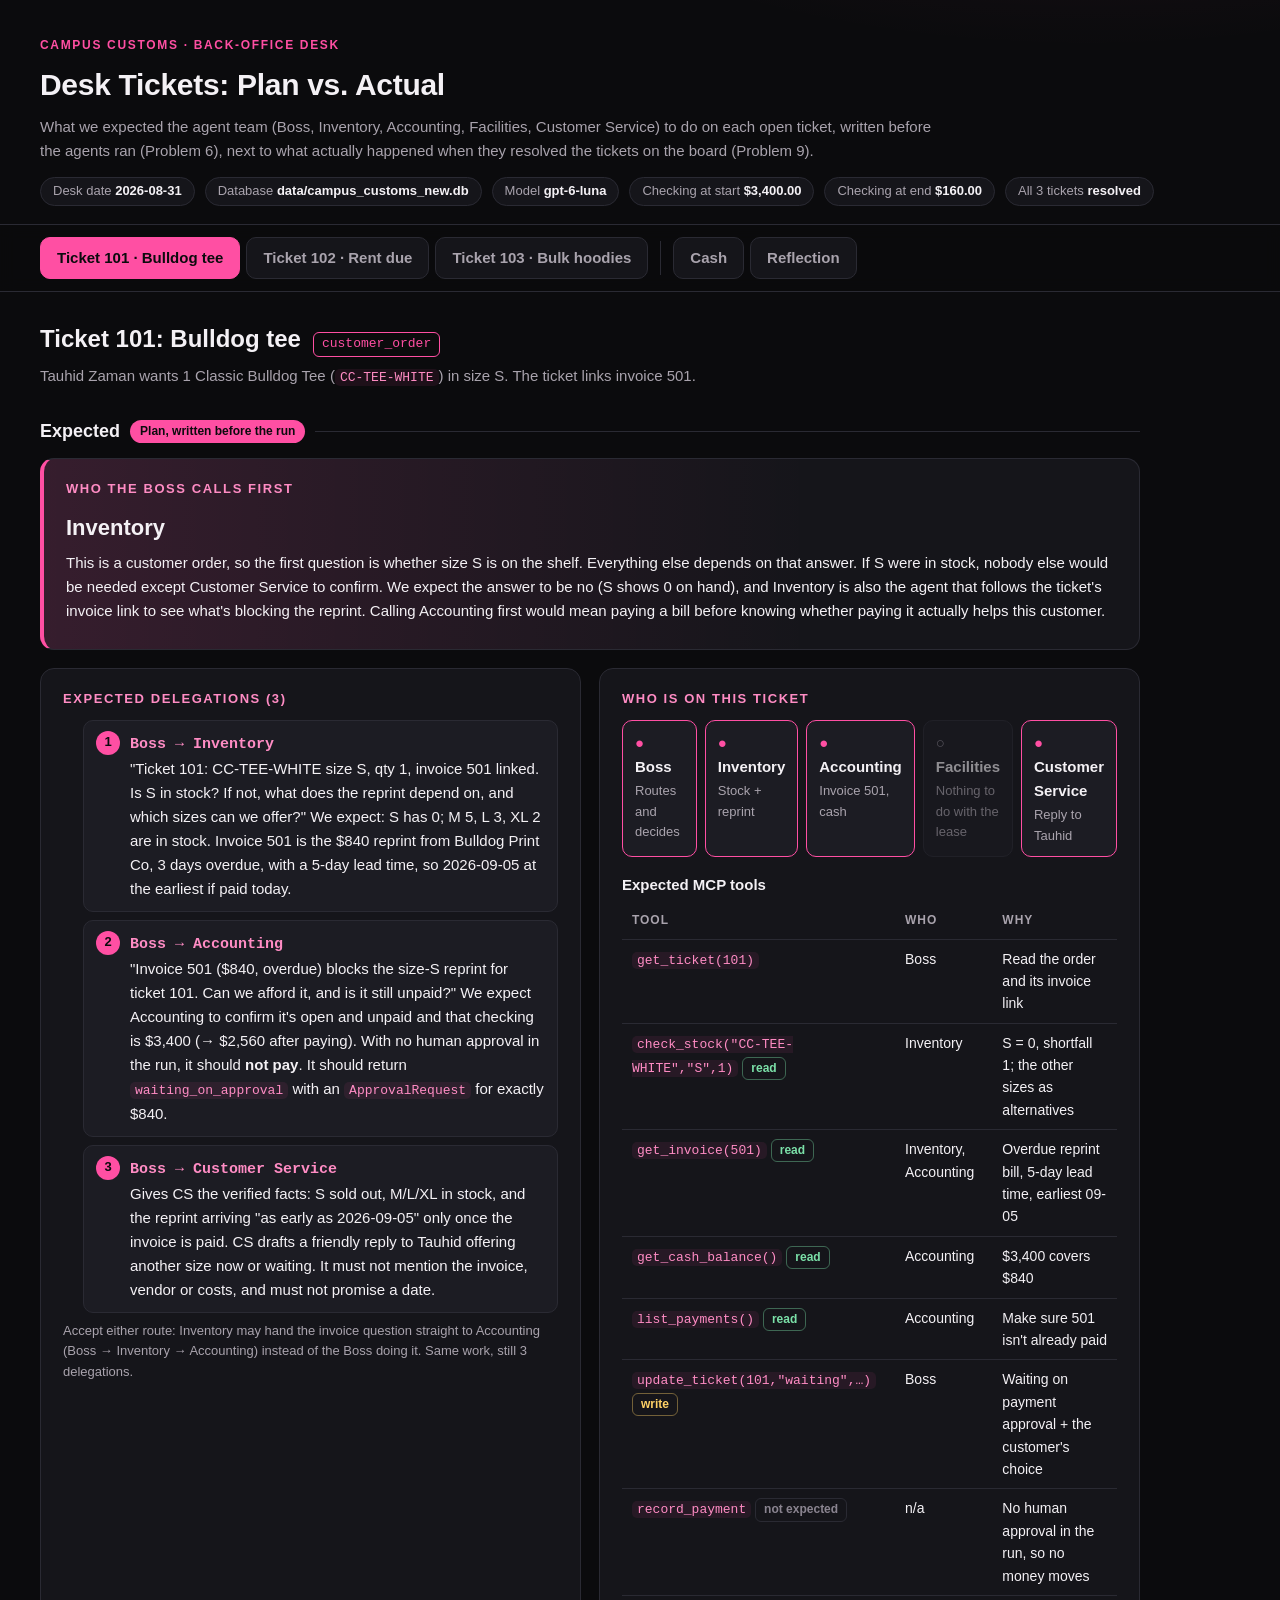
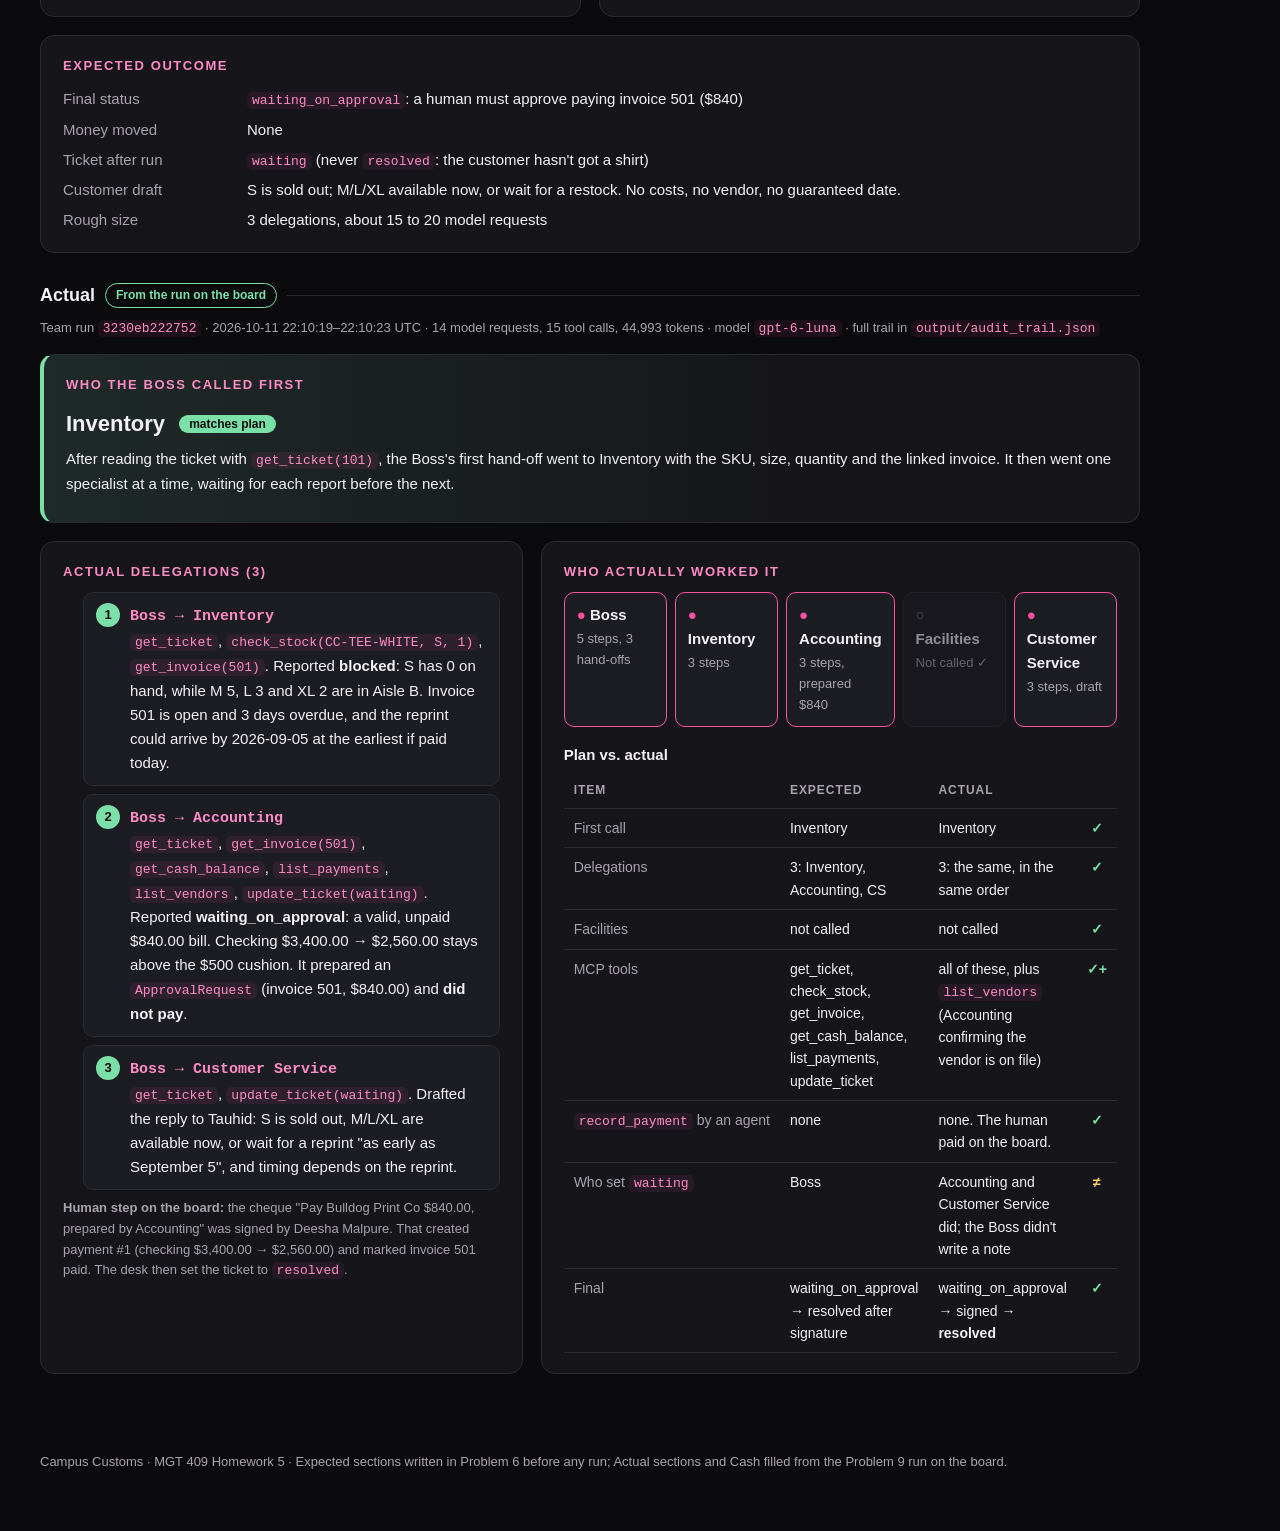
<file: output/desk_tickets.html>
<!DOCTYPE html>
<html lang="en">
<head>
<meta charset="utf-8">
<meta name="viewport" content="width=device-width, initial-scale=1">
<title>Campus Customs: Desk Tickets</title>
<style>
  :root {
    --bg: #0b0b0d;
    --panel: #15151a;
    --panel-2: #1c1c23;
    --line: #2a2a33;
    --text: #f4f1f5;
    --muted: #a9a3ad;
    --pink: #ff4fa3;
    --pink-soft: #ff8cc4;
    --pink-dim: rgba(255, 79, 163, 0.14);
    --ok: #7be0a8;
    --warn: #ffd166;
    --no: #8a8490;
  }
  * { box-sizing: border-box; }
  body {
    margin: 0;
    background: radial-gradient(1200px 600px at 85% -10%, rgba(255, 79, 163, 0.12), transparent 60%), var(--bg);
    color: var(--text);
    font: 15px/1.6 -apple-system, BlinkMacSystemFont, "Segoe UI", Inter, Roboto, Helvetica, Arial, sans-serif;
  }
  header {
    padding: 36px 40px 18px;
    border-bottom: 1px solid var(--line);
  }
  .eyebrow { color: var(--pink); font-weight: 700; letter-spacing: .14em; text-transform: uppercase; font-size: 12px; }
  h1 { margin: 6px 0 6px; font-size: 30px; letter-spacing: -.01em; }
  header p { margin: 0; color: var(--muted); max-width: 900px; }
  .meta { display: flex; gap: 10px; flex-wrap: wrap; margin-top: 14px; }
  .chip { border: 1px solid var(--line); background: var(--panel); border-radius: 999px; padding: 3px 12px; font-size: 13px; color: var(--muted); }
  .chip b { color: var(--text); font-weight: 600; }

  nav {
    position: sticky; top: 0; z-index: 5;
    display: flex; gap: 6px; padding: 12px 40px;
    background: rgba(11, 11, 13, 0.92); backdrop-filter: blur(8px);
    border-bottom: 1px solid var(--line);
    overflow-x: auto;
  }
  nav button {
    appearance: none; border: 1px solid var(--line); background: var(--panel);
    color: var(--muted); font: inherit; font-weight: 600;
    padding: 8px 16px; border-radius: 10px; cursor: pointer; white-space: nowrap;
    transition: color .15s, border-color .15s, background .15s;
  }
  nav button:hover { color: var(--text); border-color: var(--pink-soft); }
  nav button[aria-selected="true"] { color: #0b0b0d; background: var(--pink); border-color: var(--pink); }
  nav .sep { width: 1px; background: var(--line); margin: 4px 6px; }

  main { padding: 28px 40px 60px; max-width: 1180px; }
  section.tab { display: none; }
  section.tab.active { display: block; animation: fade .2s ease; }
  @keyframes fade { from { opacity: 0; transform: translateY(4px); } to { opacity: 1; transform: none; } }

  .ticket-head { display: flex; flex-wrap: wrap; align-items: baseline; gap: 12px; margin-bottom: 4px; }
  .ticket-head h2 { margin: 0; font-size: 24px; }
  .type { color: var(--pink); font-family: ui-monospace, SFMono-Regular, Menlo, monospace; font-size: 13px; border: 1px solid var(--pink); border-radius: 6px; padding: 1px 8px; }
  .request { color: var(--muted); margin: 6px 0 22px; }

  .grid2 { display: grid; grid-template-columns: 1fr 1fr; gap: 18px; }
  @media (max-width: 900px) { .grid2 { grid-template-columns: 1fr; } header, nav, main { padding-left: 18px; padding-right: 18px; } }

  .panel { background: var(--panel); border: 1px solid var(--line); border-radius: 14px; padding: 20px 22px; margin-bottom: 18px; }
  .panel h3 { margin: 0 0 10px; font-size: 13px; letter-spacing: .12em; text-transform: uppercase; color: var(--pink-soft); }
  .panel h4 { margin: 16px 0 6px; font-size: 15px; }
  .panel p { margin: 6px 0; }
  .panel ul, .panel ol { margin: 6px 0; padding-left: 20px; }
  .panel li { margin: 4px 0; }

  .section-label { display: flex; align-items: center; gap: 10px; margin: 28px 0 12px; }
  .section-label span { font-weight: 800; font-size: 18px; }
  .section-label .badge { font-size: 12px; font-weight: 700; padding: 2px 10px; border-radius: 999px; }
  .badge.expected { background: var(--pink); color: #0b0b0d; }
  .badge.actual { border: 1px dashed var(--muted); color: var(--muted); }
  .section-label::after { content: ""; flex: 1; height: 1px; background: var(--line); }

  .first-call { border-left: 4px solid var(--pink); background: linear-gradient(90deg, var(--pink-dim), transparent 70%), var(--panel); }
  .first-call .who { font-size: 22px; font-weight: 800; margin: 2px 0 6px; }

  .flow { list-style: none; padding: 0; margin: 8px 0 0; counter-reset: step; }
  .flow li { position: relative; padding: 10px 12px 10px 46px; border: 1px solid var(--line); border-radius: 10px; background: var(--panel-2); margin: 8px 0; }
  .flow li::before { counter-increment: step; content: counter(step); position: absolute; left: 12px; top: 10px; width: 24px; height: 24px; border-radius: 50%; background: var(--pink); color: #0b0b0d; font-weight: 800; font-size: 13px; display: grid; place-items: center; }
  .arrow { font-family: ui-monospace, SFMono-Regular, Menlo, monospace; color: var(--pink-soft); font-weight: 700; }

  table { width: 100%; border-collapse: collapse; font-size: 14px; }
  th, td { text-align: left; padding: 8px 10px; border-bottom: 1px solid var(--line); vertical-align: top; }
  th { color: var(--muted); font-weight: 600; font-size: 12px; text-transform: uppercase; letter-spacing: .08em; }
  code { font-family: ui-monospace, SFMono-Regular, Menlo, monospace; font-size: 13px; color: var(--pink-soft); background: rgba(255, 79, 163, .08); padding: 1px 5px; border-radius: 5px; }

  .roster { display: grid; grid-template-columns: repeat(5, 1fr); gap: 8px; margin-top: 6px; }
  @media (max-width: 900px) { .roster { grid-template-columns: repeat(2, 1fr); } }
  .role { border-radius: 10px; padding: 10px 12px; border: 1px solid var(--line); background: var(--panel-2); }
  .role .name { font-weight: 700; }
  .role .why { font-size: 13px; color: var(--muted); margin-top: 2px; }
  .role.yes { border-color: var(--pink); }
  .role.yes .name::before { content: "● "; color: var(--pink); }
  .role.no { opacity: .55; }
  .role.no .name::before { content: "○ "; color: var(--no); }

  .tag { display: inline-block; font-size: 12px; font-weight: 700; padding: 1px 8px; border-radius: 6px; }
  .tag.r { color: var(--ok); border: 1px solid rgba(123, 224, 168, .4); }
  .tag.w { color: var(--warn); border: 1px solid rgba(255, 209, 102, .4); }
  .tag.x { color: var(--no); border: 1px solid var(--line); }

  .outcome { display: grid; grid-template-columns: 170px 1fr; gap: 6px 14px; }
  .outcome div:nth-child(odd) { color: var(--muted); }

  .placeholder { border: 1px dashed var(--line); border-radius: 14px; padding: 26px; color: var(--muted); text-align: center; background: repeating-linear-gradient(45deg, transparent, transparent 10px, rgba(255,255,255,.015) 10px, rgba(255,255,255,.015) 20px); }
  .placeholder b { color: var(--text); }

  .note { color: var(--muted); font-size: 13px; }
  footer { color: var(--muted); font-size: 13px; padding: 0 40px 40px; }

  .badge.actual.done { border: 1px solid var(--ok); color: var(--ok); border-style: solid; }
  .runline { color: var(--muted); font-size: 13px; margin: -4px 0 14px; }
  .actual-call { border-left-color: var(--ok); background: linear-gradient(90deg, rgba(123,224,168,.10), transparent 70%), var(--panel); }
  .match { font-size: 12px; font-weight: 700; padding: 2px 10px; border-radius: 999px; vertical-align: middle; margin-left: 8px; }
  .match.yes { color: #0b0b0d; background: var(--ok); }
  .match.no { color: #0b0b0d; background: var(--warn); }
  .actual-flow li::before { background: var(--ok); }
  .flow li.skipped { border-style: dashed; }
  .flow li.skipped::before { background: var(--muted); }
  table.cmp td.ok { color: var(--ok); font-weight: 800; text-align: center; }
  table.cmp td.diff { color: var(--warn); font-weight: 800; text-align: center; }
  table.cmp td:first-child { color: var(--muted); white-space: nowrap; }
  .cash-hero { display: flex; align-items: center; gap: 10px; flex-wrap: wrap; margin: 6px 0 20px; }
  .cash-box { background: var(--panel); border: 1px solid var(--line); border-radius: 14px; padding: 12px 18px; min-width: 150px; }
  .cash-box span { display: block; color: var(--muted); font-size: 12px; text-transform: uppercase; letter-spacing: .1em; }
  .cash-box b { font-family: ui-monospace, SFMono-Regular, Menlo, monospace; font-size: 24px; color: var(--pink-soft); }
  .cash-box.end { border-color: var(--warn); }
  .cash-box.end b { color: var(--warn); }
  .cash-arrow { color: var(--muted); font-family: ui-monospace, SFMono-Regular, Menlo, monospace; text-align: center; font-size: 13px; }
  .cash-arrow::after { content: " →"; color: var(--pink); }
  table.ledger td.num, table.ledger th.num { text-align: right; font-family: ui-monospace, SFMono-Regular, Menlo, monospace; white-space: nowrap; }
  table.ledger td.neg { color: #ff8c8c; }
  table.ledger tr.start td, table.ledger tr.end td { background: var(--panel-2); }
  table.ledger tr.end td { border-top: 2px solid var(--pink); }
  .warn-panel { border-color: rgba(255, 209, 102, .45); }

  .scorecard { display: grid; grid-template-columns: repeat(3, 1fr); gap: 14px; margin: 8px 0 6px; }
  @media (max-width: 900px) { .scorecard, .grid3 { grid-template-columns: 1fr !important; } }
  .score { background: var(--panel); border: 1px solid var(--line); border-radius: 14px; padding: 16px 18px; display: grid; grid-template-columns: 64px 1fr; gap: 2px 14px; align-items: center; }
  .score .grade { grid-row: span 3; width: 60px; height: 60px; border-radius: 14px; display: grid; place-items: center; font-size: 26px; font-weight: 900; color: #0b0b0d; }
  .g-a { background: var(--ok); } .g-b { background: var(--pink-soft); } .g-c { background: var(--warn); }
  .score b { font-size: 16px; } .score span { color: #ddd7e0; font-size: 13.5px; } .score small { color: var(--muted); font-family: ui-monospace, Menlo, monospace; font-size: 12px; }
  .lead { color: #ddd7e0; max-width: 1080px; }
  .grid3 { display: grid; grid-template-columns: repeat(3, 1fr); gap: 18px; }
  .grid2.tight { gap: 24px; }
  .prob h3 { font-size: 14px; letter-spacing: .04em; text-transform: none; }
  .prob.yes { border-top: 3px solid var(--ok); } .prob.no { border-top: 3px solid var(--warn); }
  .prob p, .prob li { font-size: 14px; }
  table.cmp.big td { font-size: 14px; } table.cmp.big td.ok, table.cmp.big td.diff { text-align: left; font-weight: 600; }
  table.cmp td a, .lead a, .request a { color: var(--pink-soft); }
  .takeaway { border-left: 4px solid var(--pink); }
</style>
</head>
<body>

<header>
  <div class="eyebrow">Campus Customs · Back-office desk</div>
  <h1>Desk Tickets: Plan vs. Actual</h1>
  <p>What we expected the agent team (Boss, Inventory, Accounting, Facilities, Customer Service) to do on each open ticket, written before the agents ran (Problem 6), next to what actually happened when they resolved the tickets on the board (Problem 9).</p>
  <div class="meta">
    <span class="chip">Desk date <b>2026-08-31</b></span>
    <span class="chip">Database <b>data/campus_customs_new.db</b></span>
    <span class="chip">Model <b>gpt-6-luna</b></span>
    <span class="chip">Checking at start <b>$3,400.00</b></span>
    <span class="chip">Checking at end <b>$160.00</b></span>
    <span class="chip">All 3 tickets <b>resolved</b></span>
  </div>
</header>

<nav role="tablist" aria-label="Desk tabs">
  <button role="tab" data-tab="t101" aria-selected="true">Ticket 101 · Bulldog tee</button>
  <button role="tab" data-tab="t102" aria-selected="false">Ticket 102 · Rent due</button>
  <button role="tab" data-tab="t103" aria-selected="false">Ticket 103 · Bulk hoodies</button>
  <span class="sep"></span>
  <button role="tab" data-tab="cash" aria-selected="false">Cash</button>
  <button role="tab" data-tab="reflection" aria-selected="false">Reflection</button>
</nav>

<main>

<!-- ============================== TICKET 101 ============================== -->
<section class="tab active" id="t101" role="tabpanel">
  <div class="ticket-head">
    <h2>Ticket 101: Bulldog tee</h2>
    <span class="type">customer_order</span>
  </div>
  <p class="request">Tauhid Zaman wants 1 Classic Bulldog Tee (<code>CC-TEE-WHITE</code>) in size S. The ticket links invoice 501.</p>

  <div class="section-label"><span>Expected</span><span class="badge expected">Plan, written before the run</span></div>

  <div class="panel first-call">
    <h3>Who the Boss calls first</h3>
    <div class="who">Inventory</div>
    <p>This is a customer order, so the first question is whether size S is on the shelf. Everything else depends on that answer. If S were in stock, nobody else would be needed except Customer Service to confirm. We expect the answer to be no (S shows 0 on hand), and Inventory is also the agent that follows the ticket's invoice link to see what's blocking the reprint. Calling Accounting first would mean paying a bill before knowing whether paying it actually helps this customer.</p>
  </div>

  <div class="grid2">
    <div class="panel">
      <h3>Expected delegations (3)</h3>
      <ol class="flow">
        <li><span class="arrow">Boss → Inventory</span><br>"Ticket 101: CC-TEE-WHITE size S, qty 1, invoice 501 linked. Is S in stock? If not, what does the reprint depend on, and which sizes can we offer?" We expect: S has 0; M 5, L 3, XL 2 are in stock. Invoice 501 is the $840 reprint from Bulldog Print Co, 3 days overdue, with a 5-day lead time, so 2026-09-05 at the earliest if paid today.</li>
        <li><span class="arrow">Boss → Accounting</span><br>"Invoice 501 ($840, overdue) blocks the size-S reprint for ticket 101. Can we afford it, and is it still unpaid?" We expect Accounting to confirm it's open and unpaid and that checking is $3,400 (→ $2,560 after paying). With no human approval in the run, it should <b>not pay</b>. It should return <code>waiting_on_approval</code> with an <code>ApprovalRequest</code> for exactly $840.</li>
        <li><span class="arrow">Boss → Customer Service</span><br>Gives CS the verified facts: S sold out, M/L/XL in stock, and the reprint arriving "as early as 2026-09-05" only once the invoice is paid. CS drafts a friendly reply to Tauhid offering another size now or waiting. It must not mention the invoice, vendor or costs, and must not promise a date.</li>
      </ol>
      <p class="note">Accept either route: Inventory may hand the invoice question straight to Accounting (Boss → Inventory → Accounting) instead of the Boss doing it. Same work, still 3 delegations.</p>
    </div>

    <div class="panel">
      <h3>Who is on this ticket</h3>
      <div class="roster">
        <div class="role yes"><div class="name">Boss</div><div class="why">Routes and decides</div></div>
        <div class="role yes"><div class="name">Inventory</div><div class="why">Stock + reprint</div></div>
        <div class="role yes"><div class="name">Accounting</div><div class="why">Invoice 501, cash</div></div>
        <div class="role no"><div class="name">Facilities</div><div class="why">Nothing to do with the lease</div></div>
        <div class="role yes"><div class="name">Customer Service</div><div class="why">Reply to Tauhid</div></div>
      </div>

      <h4>Expected MCP tools</h4>
      <table>
        <tr><th>Tool</th><th>Who</th><th>Why</th></tr>
        <tr><td><code>get_ticket(101)</code></td><td>Boss</td><td>Read the order and its invoice link</td></tr>
        <tr><td><code>check_stock("CC-TEE-WHITE","S",1)</code> <span class="tag r">read</span></td><td>Inventory</td><td>S = 0, shortfall 1; the other sizes as alternatives</td></tr>
        <tr><td><code>get_invoice(501)</code> <span class="tag r">read</span></td><td>Inventory, Accounting</td><td>Overdue reprint bill, 5-day lead time, earliest 09-05</td></tr>
        <tr><td><code>get_cash_balance()</code> <span class="tag r">read</span></td><td>Accounting</td><td>$3,400 covers $840</td></tr>
        <tr><td><code>list_payments()</code> <span class="tag r">read</span></td><td>Accounting</td><td>Make sure 501 isn't already paid</td></tr>
        <tr><td><code>update_ticket(101,"waiting",…)</code> <span class="tag w">write</span></td><td>Boss</td><td>Waiting on payment approval + the customer's choice</td></tr>
        <tr><td><code>record_payment</code> <span class="tag x">not expected</span></td><td>n/a</td><td>No human approval in the run, so no money moves</td></tr>
      </table>
    </div>
  </div>

  <div class="panel">
    <h3>Expected outcome</h3>
    <div class="outcome">
      <div>Final status</div><div><code>waiting_on_approval</code>: a human must approve paying invoice 501 ($840)</div>
      <div>Money moved</div><div>None</div>
      <div>Ticket after run</div><div><code>waiting</code> (never <code>resolved</code>: the customer hasn't got a shirt)</div>
      <div>Customer draft</div><div>S is sold out; M/L/XL available now, or wait for a restock. No costs, no vendor, no guaranteed date.</div>
      <div>Rough size</div><div>3 delegations, about 15 to 20 model requests</div>
    </div>
  </div>

  <div class="section-label"><span>Actual</span><span class="badge actual done">From the run on the board</span></div>
  <p class="runline">Team run <code>3230eb222752</code> · 2026-10-11 22:10:19–22:10:23 UTC · 14 model requests, 15 tool calls, 44,993 tokens · model <code>gpt-6-luna</code> · full trail in <code>output/audit_trail.json</code></p>

  <div class="panel first-call actual-call">
    <h3>Who the Boss called first</h3>
    <div class="who">Inventory <span class="match yes">matches plan</span></div>
    <p>After reading the ticket with <code>get_ticket(101)</code>, the Boss's first hand-off went to Inventory with the SKU, size, quantity and the linked invoice. It then went one specialist at a time, waiting for each report before the next.</p>
  </div>

  <div class="grid2">
    <div class="panel">
      <h3>Actual delegations (3)</h3>
      <ol class="flow actual-flow">
        <li><span class="arrow">Boss → Inventory</span><br><code>get_ticket</code>, <code>check_stock(CC-TEE-WHITE, S, 1)</code>, <code>get_invoice(501)</code>. Reported <b>blocked</b>: S has 0 on hand, while M 5, L 3 and XL 2 are in Aisle B. Invoice 501 is open and 3 days overdue, and the reprint could arrive by 2026-09-05 at the earliest if paid today.</li>
        <li><span class="arrow">Boss → Accounting</span><br><code>get_ticket</code>, <code>get_invoice(501)</code>, <code>get_cash_balance</code>, <code>list_payments</code>, <code>list_vendors</code>, <code>update_ticket(waiting)</code>. Reported <b>waiting_on_approval</b>: a valid, unpaid $840.00 bill. Checking $3,400.00 → $2,560.00 stays above the $500 cushion. It prepared an <code>ApprovalRequest</code> (invoice 501, $840.00) and <b>did not pay</b>.</li>
        <li><span class="arrow">Boss → Customer Service</span><br><code>get_ticket</code>, <code>update_ticket(waiting)</code>. Drafted the reply to Tauhid: S is sold out, M/L/XL are available now, or wait for a reprint "as early as September 5", and timing depends on the reprint.</li>
      </ol>
      <p class="note"><b>Human step on the board:</b> the cheque "Pay Bulldog Print Co $840.00, prepared by Accounting" was signed by Deesha Malpure. That created payment #1 (checking $3,400.00 → $2,560.00) and marked invoice 501 paid. The desk then set the ticket to <code>resolved</code>.</p>
    </div>

    <div class="panel">
      <h3>Who actually worked it</h3>
      <div class="roster">
        <div class="role yes"><div class="name">Boss</div><div class="why">5 steps, 3 hand-offs</div></div>
        <div class="role yes"><div class="name">Inventory</div><div class="why">3 steps</div></div>
        <div class="role yes"><div class="name">Accounting</div><div class="why">3 steps, prepared $840</div></div>
        <div class="role no"><div class="name">Facilities</div><div class="why">Not called ✓</div></div>
        <div class="role yes"><div class="name">Customer Service</div><div class="why">3 steps, draft</div></div>
      </div>
      <h4>Plan vs. actual</h4>
      <table class="cmp">
        <tr><th>Item</th><th>Expected</th><th>Actual</th><th></th></tr>
        <tr><td>First call</td><td>Inventory</td><td>Inventory</td><td class="ok">✓</td></tr>
        <tr><td>Delegations</td><td>3: Inventory, Accounting, CS</td><td>3: the same, in the same order</td><td class="ok">✓</td></tr>
        <tr><td>Facilities</td><td>not called</td><td>not called</td><td class="ok">✓</td></tr>
        <tr><td>MCP tools</td><td>get_ticket, check_stock, get_invoice, get_cash_balance, list_payments, update_ticket</td><td>all of these, plus <code>list_vendors</code> (Accounting confirming the vendor is on file)</td><td class="ok">✓+</td></tr>
        <tr><td><code>record_payment</code> by an agent</td><td>none</td><td>none. The human paid on the board.</td><td class="ok">✓</td></tr>
        <tr><td>Who set <code>waiting</code></td><td>Boss</td><td>Accounting and Customer Service did; the Boss didn't write a note</td><td class="diff">≠</td></tr>
        <tr><td>Final</td><td>waiting_on_approval → resolved after signature</td><td>waiting_on_approval → signed → <b>resolved</b></td><td class="ok">✓</td></tr>
      </table>
    </div>
  </div>
</section>

<!-- ============================== TICKET 102 ============================== -->
<section class="tab" id="t102" role="tabpanel">
  <div class="ticket-head">
    <h2>Ticket 102: Rent due</h2>
    <span class="type">rent_notice</span>
  </div>
  <p class="request">Elm City Properties emailed that the shop's rent is due in 2 days. The ticket links lease 1.</p>

  <div class="section-label"><span>Expected</span><span class="badge expected">Plan, written before the run</span></div>

  <div class="panel first-call">
    <h3>Who the Boss calls first</h3>
    <div class="who">Facilities</div>
    <p>A request for money that arrives by <b>email</b> has to be verified before anyone thinks about paying it, because fake "rent due, pay this account" emails are a classic fraud. Facilities owns the lease, so it checks the notice's payee, amount and due date against lease 1 on file. Sending this to Accounting first would put the payment ahead of the verification.</p>
  </div>

  <div class="grid2">
    <div class="panel">
      <h3>Expected delegations (2)</h3>
      <ol class="flow">
        <li><span class="arrow">Boss → Facilities</span><br>"Ticket 102: rent notice from Elm City Properties for lease 1. Verify payee, amount and due date against the lease, and check it isn't already paid. Don't pay." We expect: payee matches the landlord, rent $2,400, due 2026-09-02 (2 days away), no rent payment yet. The notice doesn't state an amount, so the amount to pay is the lease's $2,400.</li>
        <li><span class="arrow">Facilities → Accounting</span> (or Boss → Accounting)<br>"Lease 1 rent verified: Elm City Properties, $2,400, due 2026-09-02." Accounting checks cash ($3,400 → $1,000 after rent). If invoice 501 is also paid, it's $160, which is below the $500 low-cash line, so it should warn. With no human approval it returns <code>waiting_on_approval</code> for exactly $2,400. With an approval for <code>rent:1</code>, it calls <code>record_payment</code> once.</li>
      </ol>
      <p class="note">The Boss should then confirm with its own <code>list_payments</code> read, not a second delegation to Accounting. There's no customer here, so Customer Service isn't needed.</p>
    </div>

    <div class="panel">
      <h3>Who is on this ticket</h3>
      <div class="roster">
        <div class="role yes"><div class="name">Boss</div><div class="why">Routes, checks cash across tickets</div></div>
        <div class="role no"><div class="name">Inventory</div><div class="why">No stock involved</div></div>
        <div class="role yes"><div class="name">Accounting</div><div class="why">Cash + the payment</div></div>
        <div class="role yes"><div class="name">Facilities</div><div class="why">Verify vs. lease</div></div>
        <div class="role no"><div class="name">Customer Service</div><div class="why">No customer reply needed</div></div>
      </div>

      <h4>Expected MCP tools</h4>
      <table>
        <tr><th>Tool</th><th>Who</th><th>Why</th></tr>
        <tr><td><code>get_ticket(102)</code></td><td>Boss, Facilities</td><td>Read the notice and its lease link</td></tr>
        <tr><td><code>get_lease(1)</code> <span class="tag r">read</span></td><td>Facilities (maybe Accounting)</td><td>Landlord, $2,400, due 09-02, 2 days away</td></tr>
        <tr><td><code>list_payments()</code> <span class="tag r">read</span></td><td>Facilities, Accounting, Boss</td><td>Not already paid; Boss confirms afterward</td></tr>
        <tr><td><code>get_cash_balance()</code> <span class="tag r">read</span></td><td>Accounting (Boss)</td><td>$3,400 covers $2,400</td></tr>
        <tr><td><code>list_invoices()</code> <span class="tag r">read</span></td><td>Boss</td><td>See invoice 501 competing for the same cash</td></tr>
        <tr><td><code>record_payment("rent",1,2400,…)</code> <span class="tag w">write</span></td><td>Accounting</td><td><b>Only</b> if a human approved <code>rent:1</code> for this run</td></tr>
        <tr><td><code>update_ticket(102,…)</code> <span class="tag w">write</span></td><td>Facilities, Boss</td><td>Verification note; <code>waiting</code>, or <code>resolved</code> once paid</td></tr>
      </table>
    </div>
  </div>

  <div class="panel">
    <h3>Expected outcome</h3>
    <div class="outcome">
      <div>Final status</div><div>No approval: <code>waiting_on_approval</code> for $2,400 to Elm City Properties by 2026-09-02. With approval: <code>done</code>, paid once.</div>
      <div>Money moved</div><div>Only with approval: $2,400 out of checking, and lease 1's next due date moves to 2026-10-02</div>
      <div>Ticket after run</div><div><code>waiting</code> (no approval) or <code>resolved</code> (paid)</div>
      <div>Customer draft</div><div>None: there's nobody to reply to except the landlord, and payment is the answer</div>
      <div>Rough size</div><div>2 delegations, about 12 to 18 model requests</div>
    </div>
  </div>

  <div class="section-label"><span>Actual</span><span class="badge actual done">From the run on the board</span></div>
  <p class="runline">Team run <code>bf27741cfaf0</code> · 2026-10-11 22:10:34–22:10:48 UTC · 8 model requests, 10 tool calls, 23,846 tokens · model <code>gpt-6-luna</code> · full trail in <code>output/audit_trail.json</code></p>

  <div class="panel first-call actual-call">
    <h3>Who the Boss called first</h3>
    <div class="who">Facilities <span class="match yes">matches plan</span></div>
    <p>The Boss read the ticket and sent the emailed notice straight to Facilities to check against lease 1, with "do not pay" in the task. It never called anyone else.</p>
  </div>

  <div class="grid2">
    <div class="panel">
      <h3>Actual delegations (1)</h3>
      <ol class="flow actual-flow">
        <li><span class="arrow">Boss → Facilities</span><br><code>get_ticket</code>, <code>get_lease(1)</code>, <code>list_payments</code>, <code>get_cash_balance</code>, <code>update_ticket(waiting)</code>. Verified field by field: payee Elm City Properties = landlord on file, due 2026-09-02 (2 days away), no amount stated so the lease's $2,400.00 applies, no change to bank details, and no rent paid yet. Checking showed $2,560.00, because 101 was already paid. Facilities prepared the <code>ApprovalRequest</code> (rent, lease 1, $2,400.00) itself.</li>
        <li class="skipped"><span class="arrow">Boss checked it itself</span><br>Instead of a second delegation, the Boss confirmed with its own reads: <code>get_ticket</code>, <code>get_cash_balance</code>, <code>list_payments</code>. It then flagged that paying leaves <b>$160.00, below the $500 low-cash cushion</b>.</li>
      </ol>
      <p class="note"><b>Human step on the board:</b> the cheque "Pay Elm City Properties $2,400.00, prepared by Facilities" showed "Checking after: $160.00 · below the $500 cushion" in red. Deesha Malpure signed it, creating payment #2 (checking $2,560.00 → $160.00). Lease 1 now shows next due 2026-10-02, and the ticket was set to <code>resolved</code>.</p>
    </div>

    <div class="panel">
      <h3>Who actually worked it</h3>
      <div class="roster">
        <div class="role yes"><div class="name">Boss</div><div class="why">4 steps, 1 hand-off</div></div>
        <div class="role no"><div class="name">Inventory</div><div class="why">Not called ✓</div></div>
        <div class="role no"><div class="name">Accounting</div><div class="why">Not called ✗ (planned)</div></div>
        <div class="role yes"><div class="name">Facilities</div><div class="why">4 steps, prepared $2,400</div></div>
        <div class="role no"><div class="name">Customer Service</div><div class="why">Not called ✓</div></div>
      </div>
      <h4>Plan vs. actual</h4>
      <table class="cmp">
        <tr><th>Item</th><th>Expected</th><th>Actual</th><th></th></tr>
        <tr><td>First call</td><td>Facilities</td><td>Facilities</td><td class="ok">✓</td></tr>
        <tr><td>Delegations</td><td>2: Facilities, then Accounting</td><td><b>1</b>: Facilities only</td><td class="diff">≠</td></tr>
        <tr><td>Who prepared the payment</td><td>Accounting (owns cash and payments)</td><td><b>Facilities</b>. Its prompt allows it to request the rent approval "if nobody has yet".</td><td class="diff">≠</td></tr>
        <tr><td>Boss verifies with reads, not a re-delegation</td><td><code>list_payments</code> by the Boss</td><td><code>get_cash_balance</code> + <code>list_payments</code> by the Boss</td><td class="ok">✓</td></tr>
        <tr><td>MCP tools</td><td>get_ticket, get_lease, list_payments, get_cash_balance, list_invoices, update_ticket</td><td>all except <code>list_invoices</code> (not needed: 501 was already paid)</td><td class="ok">✓−</td></tr>
        <tr><td>Low-cash warning</td><td>warn if invoice 501 is also paid (→ $160)</td><td>Boss warned: "$160, below the $500 threshold"</td><td class="ok">✓</td></tr>
        <tr><td>Final</td><td>waiting_on_approval → resolved after signature</td><td>waiting_on_approval → signed → <b>resolved</b></td><td class="ok">✓</td></tr>
      </table>
    </div>
  </div>
</section>

<!-- ============================== TICKET 103 ============================== -->
<section class="tab" id="t103" role="tabpanel">
  <div class="ticket-head">
    <h2>Ticket 103: Bulk hoodie discount</h2>
    <span class="type">price_override</span>
  </div>
  <p class="request">Yale AI Club wants 20 Basic Hoodie Big Yale (<code>CC-HOOD-NAVY</code>) in size M and is asking for a bulk discount.</p>

  <div class="section-label"><span>Expected</span><span class="badge expected">Plan, written before the run</span></div>

  <div class="panel first-call">
    <h3>Who the Boss calls first</h3>
    <div class="who">Inventory</div>
    <p>It looks like a pricing question, but a discount is only worth discussing on units the shop can actually supply, and the bulk rule needs 12 or more. So the first fact needed is how many size M hoodies are on hand, and what other sizes could make up 20. Pricing first would risk quoting a deal on 20 hoodies we don't have.</p>
  </div>

  <div class="grid2">
    <div class="panel">
      <h3>Expected delegations (3)</h3>
      <ol class="flow">
        <li><span class="arrow">Boss → Inventory</span><br>"Ticket 103: 20 × CC-HOOD-NAVY in M. How many can we supply now, and what's in the other sizes?" We expect: M has 8 (shortfall 12); S 4, L 14, XL 6, for 32 in total. So 20 is possible only as a mix of sizes.</li>
        <li><span class="arrow">Boss → Accounting</span><br>"Price the standard 10% bulk discount on 20 hoodies and confirm it's above cost." We expect <code>quote_discount</code>: $52.20 each, $1,044 total (list $1,160), not below cost. 10% is within the Boss's authority (up to 15%), so <b>no human approval</b> is needed for a 20-unit mixed-size order.</li>
        <li><span class="arrow">Boss → Customer Service</span><br>Gives CS the approved price and the size counts. CS drafts a reply to the club: $52.20 each for 20, 8 available in M, plus S/L/XL counts so they can pick a mix. No unit cost or margin in the draft.</li>
      </ol>
      <p class="note">No payment and no Facilities. The Boss shouldn't jump to the 15% ceiling unless the club pushes back.</p>
    </div>

    <div class="panel">
      <h3>Who is on this ticket</h3>
      <div class="roster">
        <div class="role yes"><div class="name">Boss</div><div class="why">Approves 10%</div></div>
        <div class="role yes"><div class="name">Inventory</div><div class="why">8 in M, other sizes</div></div>
        <div class="role yes"><div class="name">Accounting</div><div class="why">Discount math, cost floor</div></div>
        <div class="role no"><div class="name">Facilities</div><div class="why">Nothing to do with the lease</div></div>
        <div class="role yes"><div class="name">Customer Service</div><div class="why">Reply to the club</div></div>
      </div>

      <h4>Expected MCP tools</h4>
      <table>
        <tr><th>Tool</th><th>Who</th><th>Why</th></tr>
        <tr><td><code>get_ticket(103)</code></td><td>Boss</td><td>Read the SKU, size and quantity</td></tr>
        <tr><td><code>check_stock("CC-HOOD-NAVY","M",20)</code> <span class="tag r">read</span></td><td>Inventory</td><td>8 on hand, shortfall 12, every other size</td></tr>
        <tr><td><code>get_pricing("CC-HOOD-NAVY",20)</code> <span class="tag r">read</span></td><td>Accounting (optional)</td><td>List $58, cost $22, $1,160 at list</td></tr>
        <tr><td><code>quote_discount("CC-HOOD-NAVY",20,10)</code> <span class="tag r">read</span></td><td>Accounting</td><td>$52.20 / $1,044, <code>below_cost: false</code></td></tr>
        <tr><td><code>update_ticket(103,"waiting",…)</code> <span class="tag w">write</span></td><td>Boss</td><td>Waiting on the club to choose a size mix</td></tr>
        <tr><td><code>record_payment</code>, <code>get_lease</code>, <code>get_invoice</code> <span class="tag x">not expected</span></td><td>n/a</td><td>No money owed and no lease involved</td></tr>
      </table>
    </div>
  </div>

  <div class="panel">
    <h3>Expected outcome</h3>
    <div class="outcome">
      <div>Final status</div><div><code>done</code> or <code>waiting</code> on the customer: the offer is decided, and the club must confirm sizes</div>
      <div>Money moved</div><div>None</div>
      <div>Ticket after run</div><div><code>waiting</code> (on the club's reply)</div>
      <div>Customer draft</div><div>10% bulk price, $52.20 each / $1,044 for 20, with M 8 + S 4, L 14, XL 6 to choose from</div>
      <div>Rough size</div><div>3 delegations, about 15 to 20 model requests</div>
    </div>
  </div>

  <div class="section-label"><span>Actual</span><span class="badge actual done">From the run on the board</span></div>
  <p class="runline">Team run <code>09b183793e0e</code> · 2026-10-11 22:11:00–22:11:33 UTC · 24 model requests, 22 tool calls, 79,015 tokens · model <code>gpt-6-luna</code> · full trail in <code>output/audit_trail.json</code></p>

  <div class="panel first-call actual-call">
    <h3>Who the Boss called first</h3>
    <div class="who">Inventory, Accounting and Customer Service <b>at once</b> <span class="match no">differs from plan</span></div>
    <p>After <code>get_ticket(103)</code>, the Boss sent three delegations in the same step, in parallel. Inventory was listed first, but nobody waited for its stock count. So Accounting went to find the stock itself, and Customer Service drafted before any price existed.</p>
  </div>

  <div class="grid2">
    <div class="panel">
      <h3>Actual delegations (5, plus 1 refused)</h3>
      <ol class="flow actual-flow">
        <li><span class="arrow">Boss → Inventory</span><br><code>get_ticket</code>, <code>check_stock(CC-HOOD-NAVY, M, 20)</code>. 8 in M, shortfall 12. S 4, L 14, XL 6, for 32 total.</li>
        <li><span class="arrow">Boss → Accounting → Inventory</span><br>Accounting asked Inventory directly for stock, a <b>peer-to-peer</b> hand-off. Inventory ran <code>get_ticket</code> and <code>check_stock</code> again and gave the same answer. Accounting then ran <code>get_pricing(8)</code> and <code>quote_discount(8, 10%)</code>, which gave $52.20 each and $417.60 for the 8 in stock. It noted that 8 units don't meet the 12-unit bulk rule.</li>
        <li><span class="arrow">Boss → Customer Service</span><br><code>get_ticket</code>, <code>check_stock</code>, <code>get_pricing</code>, then <code>delegate → Boss</code>, which was <b>refused by the loop guard</b> ("Boss is already in the chain"). CS drafted a reply with stock only and "no discount quoted", status waiting_on_approval.</li>
        <li><span class="arrow">Boss → Accounting (2nd time)</span><br>The Boss asked Accounting to price all 20 as a size mix: <code>get_pricing(20)</code>, <code>quote_discount(20, 10%)</code> → <b>$52.20 each, $1,044.00</b>, $30.20 margin a unit, above cost.</li>
        <li class="skipped"><span class="arrow">Boss decides</span><br>10% is within the Boss's 15% authority, so no human approval was needed. <code>update_ticket(waiting)</code>. The Boss wrote the final customer draft itself with the price and the S 4 / M 8 / L 14 / XL 6 mix. Report <b>done</b>, and the desk set the ticket to <code>resolved</code> when the run ended.</li>
      </ol>
    </div>

    <div class="panel">
      <h3>Who actually worked it</h3>
      <div class="roster">
        <div class="role yes"><div class="name">Boss</div><div class="why">5 steps, 4 hand-offs</div></div>
        <div class="role yes"><div class="name">Inventory</div><div class="why">called twice</div></div>
        <div class="role yes"><div class="name">Accounting</div><div class="why">called twice</div></div>
        <div class="role no"><div class="name">Facilities</div><div class="why">Not called ✓</div></div>
        <div class="role yes"><div class="name">Customer Service</div><div class="why">1 refused hand-off</div></div>
      </div>
      <h4>Plan vs. actual</h4>
      <table class="cmp">
        <tr><th>Item</th><th>Expected</th><th>Actual</th><th></th></tr>
        <tr><td>First call</td><td>Inventory, then the others once stock is known</td><td>Inventory, Accounting and CS all at once</td><td class="diff">≠</td></tr>
        <tr><td>Delegations</td><td>3</td><td><b>5</b> (+1 refused): Inventory and Accounting each ran twice</td><td class="diff">≠</td></tr>
        <tr><td>Facilities</td><td>not called</td><td>not called</td><td class="ok">✓</td></tr>
        <tr><td>MCP tools</td><td>get_ticket, check_stock, quote_discount, get_pricing, update_ticket</td><td>the same set. <code>check_stock</code> ran 3× and <code>quote_discount</code> 2× (for 8, then for 20).</td><td class="ok">✓</td></tr>
        <tr><td>Discount</td><td>10% within Boss authority, no human approval</td><td>10%, $52.20 / $1,044.00 for 20, no approval</td><td class="ok">✓</td></tr>
        <tr><td>Customer draft</td><td>price + size mix</td><td>price + S 4 / M 8 / L 14 / XL 6</td><td class="ok">✓</td></tr>
        <tr><td>Cost</td><td>~3 delegations, 15–20 requests</td><td>24 requests, 79k tokens (largest of the three)</td><td class="diff">≠</td></tr>
        <tr><td>Final</td><td>resolved at run end, no cheque</td><td><b>resolved</b> at run end, no cheque</td><td class="ok">✓</td></tr>
      </table>
    </div>
  </div>
</section>

<!-- ============================== CASH ============================== -->
<section class="tab" id="cash" role="tabpanel">
  <div class="ticket-head"><h2>Cash</h2></div>
  <p class="request">Every dollar that moved while the team resolved the three tickets, from the reset to the end of the run.</p>
  <div class="cash-hero">
    <div class="cash-box"><span>Start (after reset)</span><b>$3,400.00</b></div>
    <div class="cash-arrow">−$840.00<br><small>#101</small></div>
    <div class="cash-box"><span>After 101</span><b>$2,560.00</b></div>
    <div class="cash-arrow">−$2,400.00<br><small>#102</small></div>
    <div class="cash-box"><span>After 102</span><b>$160.00</b></div>
    <div class="cash-arrow">$0.00<br><small>#103</small></div>
    <div class="cash-box end"><span>End</span><b>$160.00</b></div>
  </div>

  <div class="panel">
    <h3>Checking account ledger: Problem 9 run</h3>
    <table class="ledger">
      <tr><th>When</th><th>Ticket</th><th>What moved the money</th><th>Approved by</th><th class="num">Change</th><th class="num">Checking</th></tr>
      <tr class="start"><td>22:10:16 UTC</td><td>n/a</td><td><b>Start.</b> Working DB reset from <code>campus_customs.db</code> on the board (Fresh start). <code>cash_accounts.checking</code> = $3,400.00, no payments.</td><td>n/a</td><td class="num">n/a</td><td class="num">$3,400.00</td></tr>
      <tr><td>after run 3230eb222752</td><td>#101 Bulldog tee</td><td><b>Purchase / vendor bill.</b> Payment #1: invoice 501 to <b>Bulldog Print Co</b>, the rush reprint of the sold-out size-S tee. It was 3 days overdue and blocked the restock for Tauhid's order. Prepared by Accounting; invoice 501 is now <code>paid</code>.</td><td>Deesha Malpure (board)</td><td class="num neg">−$840.00</td><td class="num">$2,560.00</td></tr>
      <tr><td>after run bf27741cfaf0</td><td>#102 Rent due</td><td><b>Rent.</b> Payment #2: lease 1 (Chapel Street shop) to <b>Elm City Properties</b>, due 2026-09-02. The emailed notice was verified against the lease by Facilities, which prepared the payment. Lease <code>next_due</code> moved 2026-09-02 → 2026-10-02.</td><td>Deesha Malpure (board)</td><td class="num neg">−$2,400.00</td><td class="num">$160.00</td></tr>
      <tr><td>after run 09b183793e0e</td><td>#103 Bulk hoodies</td><td><b>No money moved.</b> The team quoted the standard 10% bulk discount ($52.20 each, $1,044.00 for 20 as a size mix). It's an offer to the customer, not a sale or a payment, so there is no cheque and no change to cash.</td><td>none needed (within Boss's 15% limit)</td><td class="num">$0.00</td><td class="num">$160.00</td></tr>
      <tr class="end"><td colspan="4"><b>Ending checking balance</b>: $3,400.00 − $840.00 − $2,400.00 − $0.00</td><td class="num neg">−$3,240.00</td><td class="num"><b>$160.00</b></td></tr>
    </table>
  </div>

  <div class="grid2">
    <div class="panel">
      <h3>Matches the database</h3>
      <p>Checked directly in <code>data/campus_customs_new.db</code> after the run:</p>
      <ul>
        <li><code>cash_accounts</code>: <code>checking | 160.0 | 2026-08-31</code> ✓</li>
        <li><code>payments</code>: #1 invoice 501 $840.00 and #2 rent 1 $2,400.00, both <code>approved_by = Deesha Malpure</code>. Total $3,240.00 ✓</li>
        <li>$3,400.00 − $3,240.00 = <b>$160.00</b> = <code>cash_accounts.balance</code> ✓</li>
        <li><code>invoices</code>: 501 <code>paid</code>. <code>leases</code>: 1 next due 2026-10-02. <code>tickets</code>: 101, 102, 103 all <code>resolved</code>.</li>
      </ul>
    </div>
    <div class="panel warn-panel">
      <h3>Low-cash warning</h3>
      <p>Ending at <b>$160.00</b> puts checking <b>$340.00 below the shop's $500 cushion</b>. The team saw it coming:</p>
      <ul>
        <li>On 101, Accounting noted $2,560.00 would stay above the cushion.</li>
        <li>On 102, the Boss and the cheque both said paying rent would leave $160.00, below $500.</li>
      </ul>
      <p>The rent was still the right call (rent first: losing the space shuts the store), and a human made it. But the owner should plan for cash before the next bill. The 103 order, if the club confirms, would bring in $1,044.00.</p>
    </div>
  </div>
</section>

<!-- ============================== REFLECTION ============================== -->
<section class="tab" id="reflection" role="tabpanel">
  <div class="ticket-head"><h2>Reflection</h2></div>
  <p class="request">How the five-agent team actually did on the desk, judged against my own plan (the Expected sections), the real runs (the Actual sections) and the money (the <a href="#cash">Cash</a> tab). All the numbers come from those tabs, <code>resolved_tickets.json</code> and <code>audit_trail.json</code>.</p>

  <div class="scorecard">
    <div class="score"><div class="grade g-a">A</div><b>#101 Bulldog tee</b><span>Right routing, right facts, no money moved without me. Textbook.</span><small>14 requests · 45k tokens · 3 hand-offs</small></div>
    <div class="score"><div class="grade g-b">B+</div><b>#102 Rent due</b><span>Fraud check done well and the low-cash warning surfaced, but Accounting was skipped.</span><small>8 requests · 24k tokens · 1 hand-off</small></div>
    <div class="score"><div class="grade g-c">B−</div><b>#103 Bulk hoodies</b><span>Correct decision, messy path: parallel hand-offs, duplicate work, a refused loop.</span><small>24 requests · 79k tokens · 5 hand-offs + 1 refused</small></div>
  </div>

  <div class="section-label"><span>Human approvals per ticket</span></div>
  <table class="cmp big">
    <tr><th>Ticket</th><th>Human approval</th><th>Amount</th><th>Approved by</th><th>Why</th></tr>
    <tr><td><a href="#t101">#101</a></td><td>Invoice 501 to Bulldog Print Co (payment #1)</td><td>$840.00</td><td>Deesha Malpure</td><td>Unblocked the size-S reprint for Tauhid's order. Prepared by Accounting; checking $3,400.00 → $2,560.00.</td></tr>
    <tr><td><a href="#t102">#102</a></td><td>Rent for lease 1 to Elm City Properties (payment #2)</td><td>$2,400.00</td><td>Deesha Malpure</td><td>Notice verified against the lease. Prepared by Facilities; checking $2,560.00 → $160.00, below the $500 cushion.</td></tr>
    <tr><td><a href="#t103">#103</a></td><td>None needed</td><td>$0.00</td><td>n/a</td><td>The 10% bulk offer ($52.20 each, $1,044.00 for 20) is within the Boss's 15% authority, and no money moved.</td></tr>
  </table>
  <p class="lead">Both approvals were signed on the board's cheque, the only way cash can move in this app. Ending checking is $160.00, matching <code>cash_accounts</code> (see the <a href="#cash">Cash</a> tab).</p>

  <!-- Q1 -->
  <div class="section-label"><span>1 · How did the agents perform on each ticket?</span></div>
  <p class="lead">I graded each run on four things that matter at a real shop desk: <b>correct</b> (are the facts and the decision right?), <b>safe</b> (did money or promises move without a human?), <b>efficient</b> (did it use only the agents and calls the ticket needed?) and <b>customer-ready</b> (could I send the draft as-is?).</p>

  <div class="grid2">
    <div class="panel">
      <h3>#101 Bulldog tee: A</h3>
      <ul>
        <li><b>Correct.</b> Every number checks out against the database: S = 0 on hand, M 5 / L 3 / XL 2, invoice 501 for $840.00 three days overdue, and reprint as early as 2026-09-05 from Bulldog Print Co's 5-day lead time. Inventory spotted on its own that the sold-out size and the overdue invoice were the same problem, which is the whole point of this ticket.</li>
        <li><b>Safe.</b> Accounting checked the bill was open (<code>list_payments</code>), confirmed $3,400 → $2,560 stays above the $500 cushion, and then <b>didn't pay</b>. It handed me a cheque instead. I signed, and that was the only way the $840 left checking (Cash tab, row #101).</li>
        <li><b>Efficient.</b> Exactly the three specialists I planned, one at a time, and Facilities never touched it. The only waste: all four agents re-read the ticket (<code>get_ticket</code> ×4), and Inventory and Accounting both pulled invoice 501.</li>
        <li><b>Customer-ready.</b> Mostly. The draft to Tauhid offers M/L/XL or waiting, and never mentions the unpaid bill or the vendor. It does say "earliest delivery estimate is September 5", which is honest but a bit risky, because that date only holds if the bill is paid the same day. I'd soften it to "about a week".</li>
        <li><b>Why not A+:</b> the Boss let Accounting and Customer Service write the ticket notes and set it to <code>waiting</code>. It never wrote its own decision note, so the paper trail on the stub reads like the specialists ran it.</li>
      </ul>
    </div>
    <div class="panel">
      <h3>#102 Rent due: B+</h3>
      <ul>
        <li><b>Correct.</b> Facilities did a proper fraud check on an emailed money request:
          <ul>
            <li>payee Elm City Properties = landlord on file;</li>
            <li>due 2026-09-02, 2 days out;</li>
            <li>the notice gave no amount, so it used the lease's $2,400.00 (never a number from the email);</li>
            <li>no bank-detail change;</li>
            <li>not already paid.</li>
          </ul>
          This is the ticket where an AI that "just pays" could lose real money, and it didn't.</li>
        <li><b>Safe.</b> It saw the cash consequence of doing 101 first. Checking was already $2,560 when 102 ran, and both the Boss and the cheque warned that rent would leave <b>$160, below the $500 cushion</b> (Cash tab, warning panel). I still signed, because rent comes first, but I signed knowing the risk.</li>
        <li><b>Efficient.</b> Very: 8 requests and 24k tokens, the cheapest run. The Boss even used its own <code>list_payments</code> read instead of re-delegating, which is the fix I added after the Problem 5 test run, and it worked.</li>
        <li><b>The ding.</b> <b>Accounting never saw the payment.</b> Facilities prepared the $2,400 request itself, because its prompt lets it "request the rent approval if nobody has yet". The guardrails still held (exact amount, no overdraft, human signature), but separation of duties is gone: the agent that verified the bill also prepared its payment. In a real shop, that's how a friendly-looking fake invoice gets through.</li>
      </ul>
    </div>
  </div>
  <div class="panel">
    <h3>#103 Bulk hoodies: B−</h3>
    <div class="grid2 tight">
      <ul>
        <li><b>Correct.</b> The final answer is exactly what I wanted:
          <ul>
            <li>8 in M is not 20, but 32 across sizes is, so offer a mix;</li>
            <li>the <b>standard 10%</b> (not the 15% ceiling the first Problem 5 run jumped to);</li>
            <li>$52.20 each, $1,044.00 for 20, above the $22 cost;</li>
            <li>no human approval needed because 10% is within the Boss's authority.</li>
          </ul>
          It's the right deal for a student club and doesn't give away margin.</li>
        <li><b>Safe.</b> No money moved, no cost or margin in the draft to Yale AI Club, and when Customer Service tried to hand the problem back up to the Boss, the loop guard refused it. So the guardrail I built for "agents ping-ponging forever" actually fired in production.</li>
      </ul>
      <ul>
        <li><b>Inefficient.</b> The Boss sent Inventory, Accounting and Customer Service <b>at the same time</b>. That's like a manager telling the cashier to quote a price before the stockroom has counted:
          <ul>
            <li>Accounting went and asked Inventory itself (a second stock check);</li>
            <li>it then priced only the 8 in M ($417.60);</li>
            <li>Customer Service drafted a reply with no price at all;</li>
            <li>the Boss had to send Accounting back to price 20.</li>
          </ul>
          16 MCP calls where about 4 distinct facts were needed, and 79k tokens, the most of the three tickets, for a ticket that ended up moving $0.</li>
        <li><b>Customer-ready.</b> Yes, but only because the Boss rewrote the reply itself at the end. Customer Service's own draft ("no discount quoted") would have been the wrong email to send.</li>
      </ul>
    </div>
  </div>

  <!-- Q2 -->
  <div class="section-label"><span>2 · Actual vs. the Expected plan, ticket by ticket</span></div>
  <table class="cmp big">
    <tr><th>Ticket</th><th>First call (plan → actual)</th><th>Delegations (plan → actual)</th><th>Tools</th><th>Verdict</th></tr>
    <tr><td><a href="#t101">#101</a></td><td>Inventory → <b>Inventory</b> ✓</td><td>3 → <b>3</b>, same agents, same order ✓</td><td>All 6 planned tools used, plus <code>list_vendors</code>. <code>record_payment</code> never called by an agent ✓</td><td class="ok">Plan held almost line for line. The only surprise was who wrote the ticket notes.</td></tr>
    <tr><td><a href="#t102">#102</a></td><td>Facilities → <b>Facilities</b> ✓</td><td>2 (Facilities, Accounting) → <b>1</b> (Facilities only) ≠</td><td>Planned set minus <code>list_invoices</code> (not needed once 501 was paid). Boss read cash itself ✓</td><td class="diff">Leaner than planned, but the wrong agent prepared the money.</td></tr>
    <tr><td><a href="#t103">#103</a></td><td>Inventory → <b>Inventory + Accounting + CS at once</b> ≠</td><td>3 → <b>5 + 1 refused</b> (Accounting ×2, Inventory ×2, CS → Boss blocked) ≠</td><td>Right tools, wrong amount: <code>check_stock</code> ×3, <code>get_pricing</code> ×3, <code>quote_discount</code> ×2 (8 units, then 20)</td><td class="diff">Same destination as the plan, a much longer road.</td></tr>
  </table>
  <p class="lead">What I got right in the plan: <b>who should go first</b> (3 of 3, at least as the first name on the list), <b>who should stay out</b> (Facilities stayed off 101 and 103; Inventory and CS stayed off 102), and <b>the final money</b> (I predicted waiting_on_approval for $840 and $2,400 and no payment on 103, and that's exactly what the Cash tab shows). What I didn't predict was the <b>shape</b> of the work. Model agents don't follow a plan in your head unless the prompt spells out the order. My Boss prompt said <i>which</i> teammates own <i>what</i>, but never "wait for Inventory before pricing". On 101 the Boss happened to go one at a time; on 103 it didn't. And on 102, a permission I gave Facilities "just in case" became the main path.</p>

  <!-- Q3 -->
  <div class="section-label"><span>3 · What would have been simpler as one agent with tools?</span></div>
  <div class="grid2">
    <div class="panel">
      <h3>Honestly: all three tickets</h3>
      <p>Every one of these tickets is a short, straight line through the same database. One "desk manager" agent with the 14 MCP tools would have done each of them in a handful of calls:</p>
      <table class="cmp">
        <tr><th>Ticket</th><th>Facts actually needed</th><th>Team used</th></tr>
        <tr><td>#101</td><td>get_ticket, check_stock, get_invoice, get_cash_balance, list_payments, update_ticket = 6 calls</td><td>12 MCP calls + 3 hand-offs, 14 model requests</td></tr>
        <tr><td>#102</td><td>get_ticket, get_lease, list_payments, get_cash_balance, update_ticket = 5 calls</td><td>9 MCP calls + 1 hand-off, 8 requests</td></tr>
        <tr><td>#103</td><td>get_ticket, check_stock, quote_discount, update_ticket = 4 calls</td><td>16 MCP calls + 6 hand-offs, 24 requests</td></tr>
      </table>
      <p>That's roughly <b>15 calls instead of 37</b>, and maybe 12 to 15 model requests instead of <b>46</b>. The team spent <b>147,854 tokens</b> on three tickets, and a lot of that was overhead: every specialist starts from zero and re-reads the ticket (<code>get_ticket</code> ran 12 times for 3 tickets), and every hand-off means the Boss has to read a full report back.</p>
      <p><b>Ticket 103 is the clearest case.</b> "Count the hoodies, then price the ones you can sell, then write the email" is one person's job. Splitting it across three agents created the ordering bug and the duplicate stock checks. Ticket 102 is the second: the team ended up being Boss + Facilities anyway, so the Boss was just a relay.</p>
    </div>
    <div class="panel">
      <h3>What the team bought me (and how I'd keep it with one agent)</h3>
      <ul>
        <li><b>Least privilege.</b> Only Accounting can even see <code>record_payment</code>. But on the dashboard <i>no</i> agent pays (the human cheque does), so this matters less than I thought. One agent with no payment tool plus the same approve route gets the same safety.</li>
        <li><b>Separation of duties</b> (Facilities verifies, Accounting pays). This is the real argument for a team, and ticket 102 shows it isn't automatic. If I want it, the code has to require it. A prompt can't.</li>
        <li><b>Readable audit and a fun board.</b> Lit desks and wires make the work easy to follow. A single agent's log would be shorter, but less legible to a manager.</li>
        <li><b>Specialized prompts.</b> The discount rules live in one place (Boss/Accounting), and the fraud checklist lives in Facilities. With one agent, all of that goes into one long prompt, which is fine at this size.</li>
      </ul>
      <p><b>My take:</b> for Campus Customs today, with one store, nine tables and three tickets a day, <b>one agent with the MCP tools, the grounding check and the human cheque is the better design</b>: cheaper, faster and easier to debug. The team starts to pay off when tickets need truly separate permissions (someone who can move stock vs. someone who can move money), or work that really can run in parallel (e.g. 20 customer replies at once). Neither happened in these three tickets.</p>
    </div>
  </div>

  <!-- Q4 -->
  <div class="section-label"><span>4 · Three new problems this team <u>can</u> solve with the tools I built</span></div>
  <div class="grid3">
    <div class="panel prob yes">
      <h3>A. "30 caps for move-in weekend?"</h3>
      <p>Yale AI Club (or any student group) comes back: "Can we get 30 Yale Caps for our booth, with a bulk discount?"</p>
      <ul>
        <li><b>Inventory:</b> <code>check_stock("CC-HAT-BLUE","OS",30)</code> → 40 on hand in Aisle C, <code>can_fill_from_stock: true</code>. I ran this read-only just now.</li>
        <li><b>Accounting:</b> <code>quote_discount("CC-HAT-BLUE",30,10)</code> → <b>$19.80 each, $594.00</b> (list $660.00), $13.80 margin a unit, not below cost.</li>
        <li><b>Boss:</b> 30 ≥ 12 and 10% ≤ 15%, so it's within its authority, with no human needed.</li>
        <li><b>Customer Service:</b> drafts the offer.</li>
      </ul>
      <p>Same flow as 103, but simpler, because one size covers the whole order. With the 103 lesson ("count, then price, then write"), it's 3 sequential hand-offs.</p>
    </div>
    <div class="panel prob yes">
      <h3>B. October rent notice, with $160 in the bank</h3>
      <p>On about 2026-09-28, Elm City Properties emails "rent due Oct 2".</p>
      <ul>
        <li><b>Facilities:</b> <code>get_lease(1)</code> now says $2,400 due <b>2026-10-02</b> (I checked: 32 days after the desk date today).</li>
        <li><b>Accounting:</b> <code>get_cash_balance</code> → <b>$160</b> (Cash tab ending balance). The team should come back <code>escalated</code>: "verified and due, but checking is $2,240 short."</li>
        <li><b>The code backs it up twice:</b> <code>record_payment</code> refuses any rent more than 10 days early (it does today: "32 days away"), and refuses any payment bigger than the balance (no overdraft). So even a signed cheque could not bounce.</li>
      </ul>
      <p>The team can't <i>fix</i> the shortfall (see problem E below), but it can be the early-warning system, and the tools already in place make sure it never pays money the shop doesn't have.</p>
    </div>
    <div class="panel prob yes">
      <h3>C. A second vendor bill, or a fake one</h3>
      <p>A new email says "Bulldog Print Co: invoice 502, $840, please pay to our new account." Or someone asks again about invoice 501.</p>
      <ul>
        <li><b>Accounting:</b> <code>get_invoice(502)</code> → error, "invoice ids on file: [501]". It won't invent the bill.</li>
        <li><b>Accounting:</b> <code>get_invoice(501)</code> → status <b>paid</b>, payment #1 by Deesha Malpure on 2026-08-31 (Cash tab row #101).</li>
        <li>So the team answers "already paid, and we don't change bank details by email", and escalates the request as a red flag. All of that is in the Accounting and Facilities prompts.</li>
        <li><b>Defense in depth:</b> even if an agent got fooled, <code>record_payment</code> refuses a second payment on a paid invoice, and <code>/api/approvals</code> only pays items an agent prepared at the amount on file.</li>
      </ul>
      <p>Duplicate and phantom invoices are a common way small shops lose money. These tools already stop both.</p>
    </div>
  </div>

  <!-- Q5 -->
  <div class="section-label"><span>5 · Three new problems this team <u>can't</u> solve yet, and what it would need</span></div>
  <div class="grid3">
    <div class="panel prob no">
      <h3>D. Actually selling the hoodies and restocking the tee</h3>
      <p>The club says yes to 20 hoodies (S 4 / M 8 / L 8), and the size-S reprint from 101 arrives on 2026-09-05. <b>The team can't record either one.</b></p>
      <ul>
        <li>There's no tool that changes <code>inventory</code>.</li>
        <li>There's no sales or orders table at all.</li>
        <li><b>Cash can only go down in this app:</b> the Cash tab has two withdrawals and no deposits. The $1,044.00 from the club would never show up in checking.</li>
      </ul>
      <p><b>Needs:</b></p>
      <ul>
        <li><b>Inventory tools:</b> <code>receive_shipment(invoice_id, sku, size, qty)</code> (ties stock-in to a paid invoice) and <code>reserve_stock</code> / <code>release_stock</code>.</li>
        <li><b>Accounting tools:</b> <code>create_order</code> + <code>record_sale(order_id, amount, method)</code>, which writes a deposit to <code>cash_accounts</code>.</li>
        <li><b>Data:</b> new <code>orders</code> and <code>sales</code> tables.</li>
        <li><b>Agent:</b> an <b>Order Desk</b> agent (or Customer Service with these tools) to confirm the size mix with the customer and turn the quote into an order. The human approval would be for refunds, not sales.</li>
      </ul>
    </div>
    <div class="panel prob no">
      <h3>E. The October cash crunch</h3>
      <p>After problem B is flagged, someone has to <i>solve</i> it: $160 in checking, $2,400 due Oct 2.</p>
      <p>The team has one account, no view of incoming money, and no way to talk to the landlord. It can only say "short by $2,240."</p>
      <p><b>Needs:</b></p>
      <ul>
        <li><b>A Treasury / Cash-Flow agent</b> with <code>forecast_cash(days)</code>, built from leases, open invoices and expected sales (problem D's tables). It would answer "Will we make rent?" a month early, not two days before.</li>
        <li><code>list_accounts</code> / <code>transfer_funds</code> (e.g. savings → checking), behind the same human cheque flow.</li>
        <li><b>Optionally:</b> <code>request_payment_plan</code>, which drafts a letter to Elm City Properties for a human to send.</li>
        <li><b>A cash cushion rule enforced in code</b>, not just in prompts: today the $500 cushion is a warning I chose to sign through on 102.</li>
      </ul>
    </div>
    <div class="panel prob no">
      <h3>F. Actually talking to people</h3>
      <div>Every customer draft in this run is stamped <b>"Draft · not sent"</b>:
        <ul>
          <li>Tauhid never hears about M/L/XL;</li>
          <li>Yale AI Club never gets the $1,044 offer;</li>
          <li>ticket 102 itself <i>came in by email</i>, but a human had to type it into the <code>tickets</code> table.</li>
        </ul>
        On top of that, the team can't verify an email sender beyond "the name matches the landlord", and it never uses QuickShip CT (the courier in <code>vendors</code>), because nothing ships.</div>
      <p><b>Needs:</b></p>
      <ul>
        <li><b>Inbox intake:</b> <code>ingest_email</code> → <code>create_ticket</code>, recording sender address and headers.</li>
        <li><b>Verified contacts:</b> a <code>contacts</code> table for landlord, vendors and customers, used to check that the email came from the address on file.</li>
        <li><b>Outbound:</b> <code>send_email</code> / <code>send_sms</code> behind a human "Send" button on the dashboard, just like the cheque.</li>
        <li><b>Shipping:</b> <code>book_courier(order_id)</code> with QuickShip CT, so Tauhid's shirt can actually get to him.</li>
        <li><b>Agent:</b> a <b>Communications</b> agent (or Customer Service with these tools) that owns the inbox and the follow-ups ("Tauhid hasn't answered in 2 days").</li>
      </ul>
    </div>
  </div>

  <div class="panel takeaway">
    <h3>If I did it again</h3>
    <ol>
      <li><b>Make the Boss sequence dependent work</b> (stock → price → reply) in the prompt, or better, give it a small "plan" step it must fill before delegating. That alone would have taken 103 from 5 hand-offs back to 3 and roughly halved its tokens.</li>
      <li><b>Only Accounting may prepare payments, enforced in code,</b> to restore the separation of duties ticket 102 lost.</li>
      <li><b>Pass facts down so specialists stop re-reading the ticket.</b> 12 <code>get_ticket</code> calls across three tickets is pure overhead.</li>
      <li><b>Or simply start with one agent</b> and add specialists only when a ticket needs separate permissions. For this shop, today, that's the more honest design.</li>
    </ol>
    <p>The part I'd keep exactly as is: <b>agents prepare, a human signs, the MCP server re-checks.</b> $3,240 left checking in this run, and every dollar of it is traceable on the Cash tab to a ticket, a verified bill, an agent that prepared it, and my signature.</p>
  </div>
</section>

</main>

<footer>Campus Customs · MGT 409 Homework 5 · Expected sections written in Problem 6 before any run; Actual sections and Cash filled from the Problem 9 run on the board.</footer>

<script>
  const buttons = document.querySelectorAll('nav button[data-tab]');
  function show(id) {
    if (!document.getElementById(id)) id = 't101';
    buttons.forEach(b => b.setAttribute('aria-selected', String(b.dataset.tab === id)));
    document.querySelectorAll('section.tab').forEach(s => s.classList.toggle('active', s.id === id));
    if (location.hash !== '#' + id) history.replaceState(null, '', '#' + id);
  }
  buttons.forEach(b => b.addEventListener('click', () => show(b.dataset.tab)));
  window.addEventListener('hashchange', () => show(location.hash.slice(1)));
  show(location.hash.slice(1) || 't101');
</script>
</body>
</html>
</file>
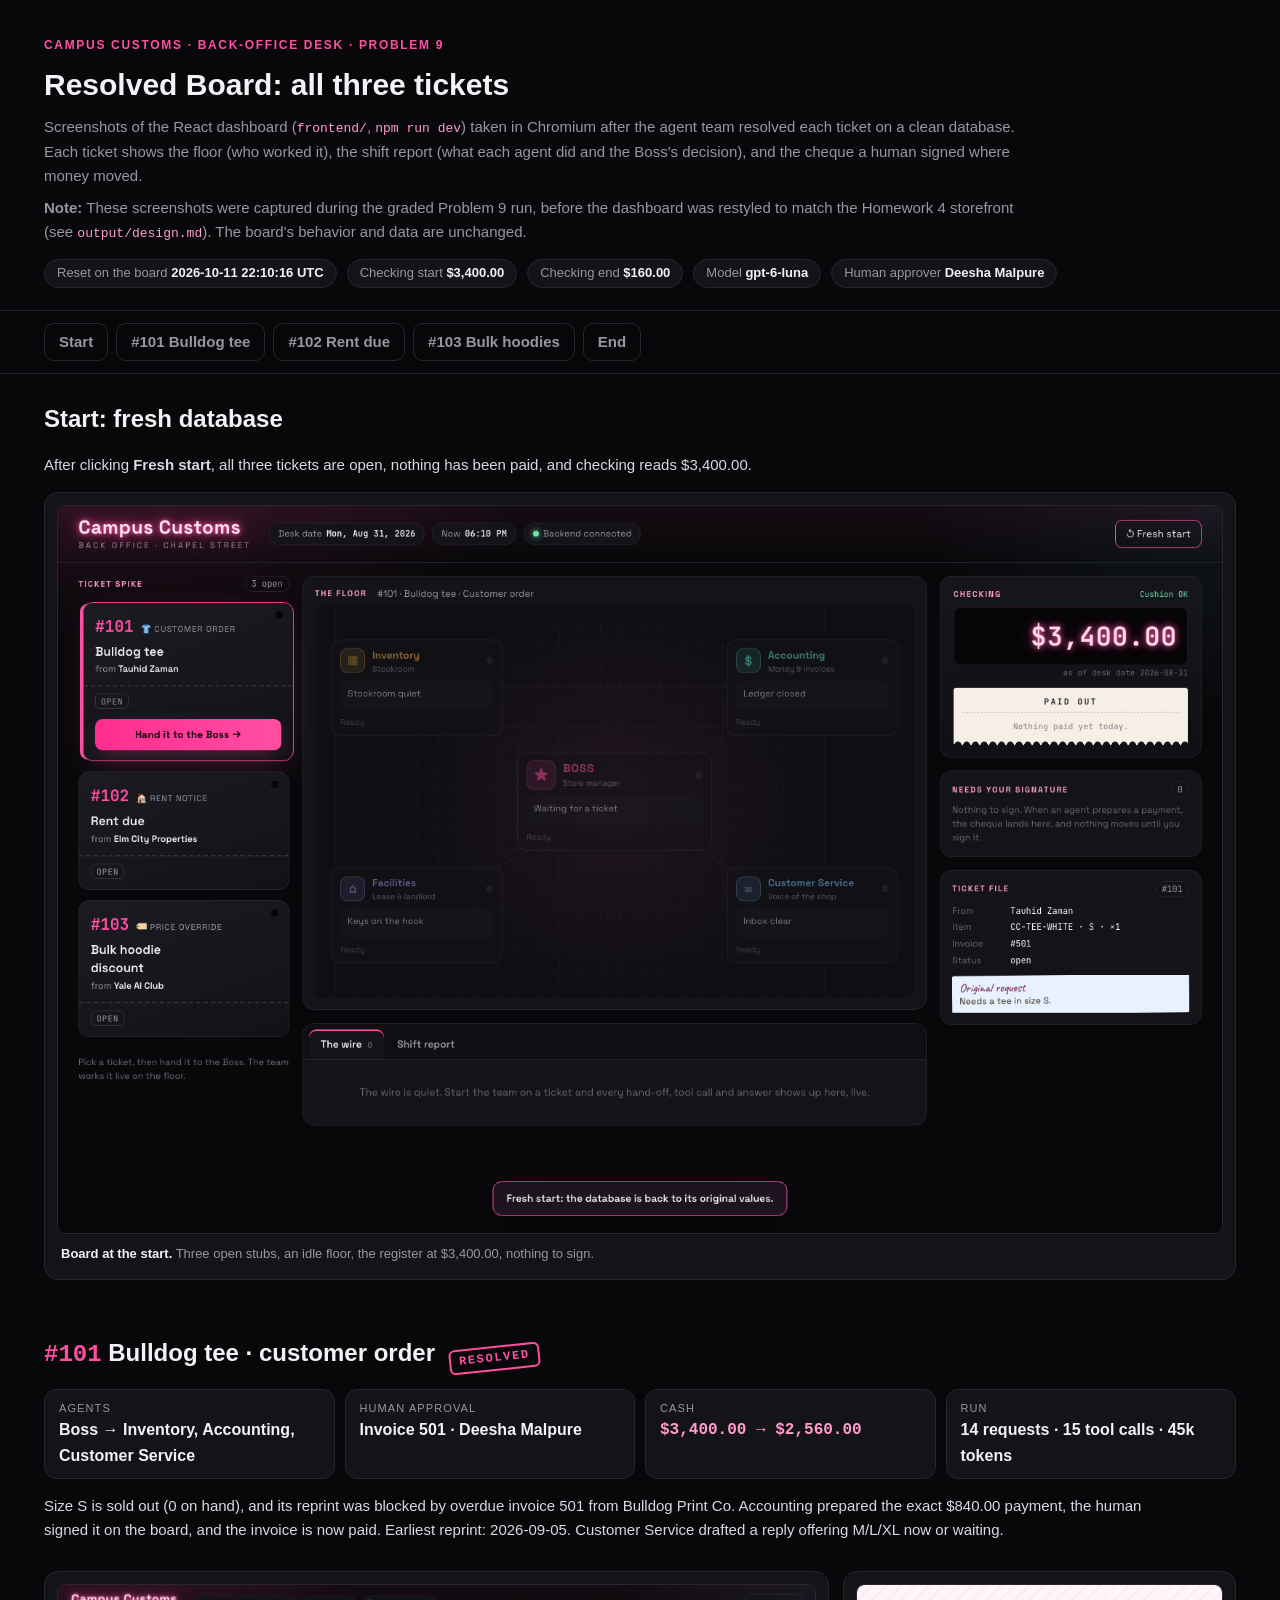
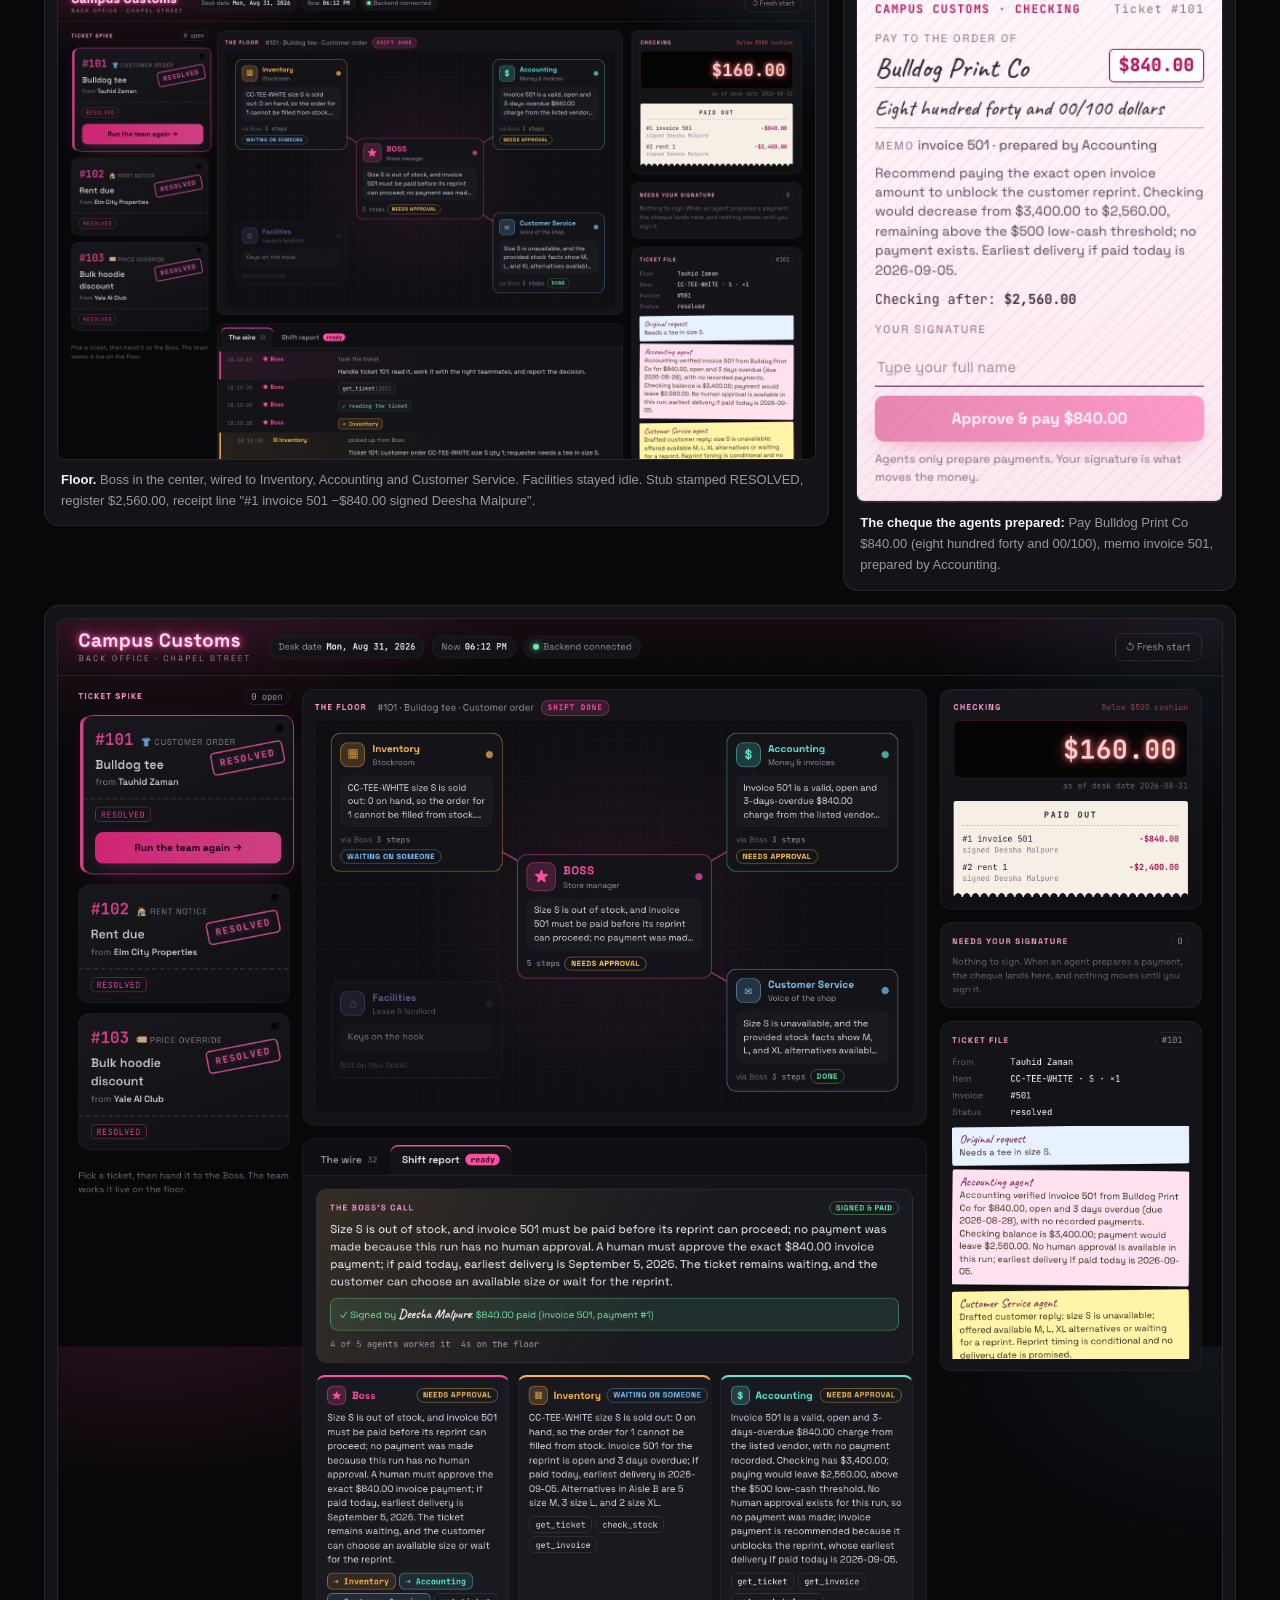
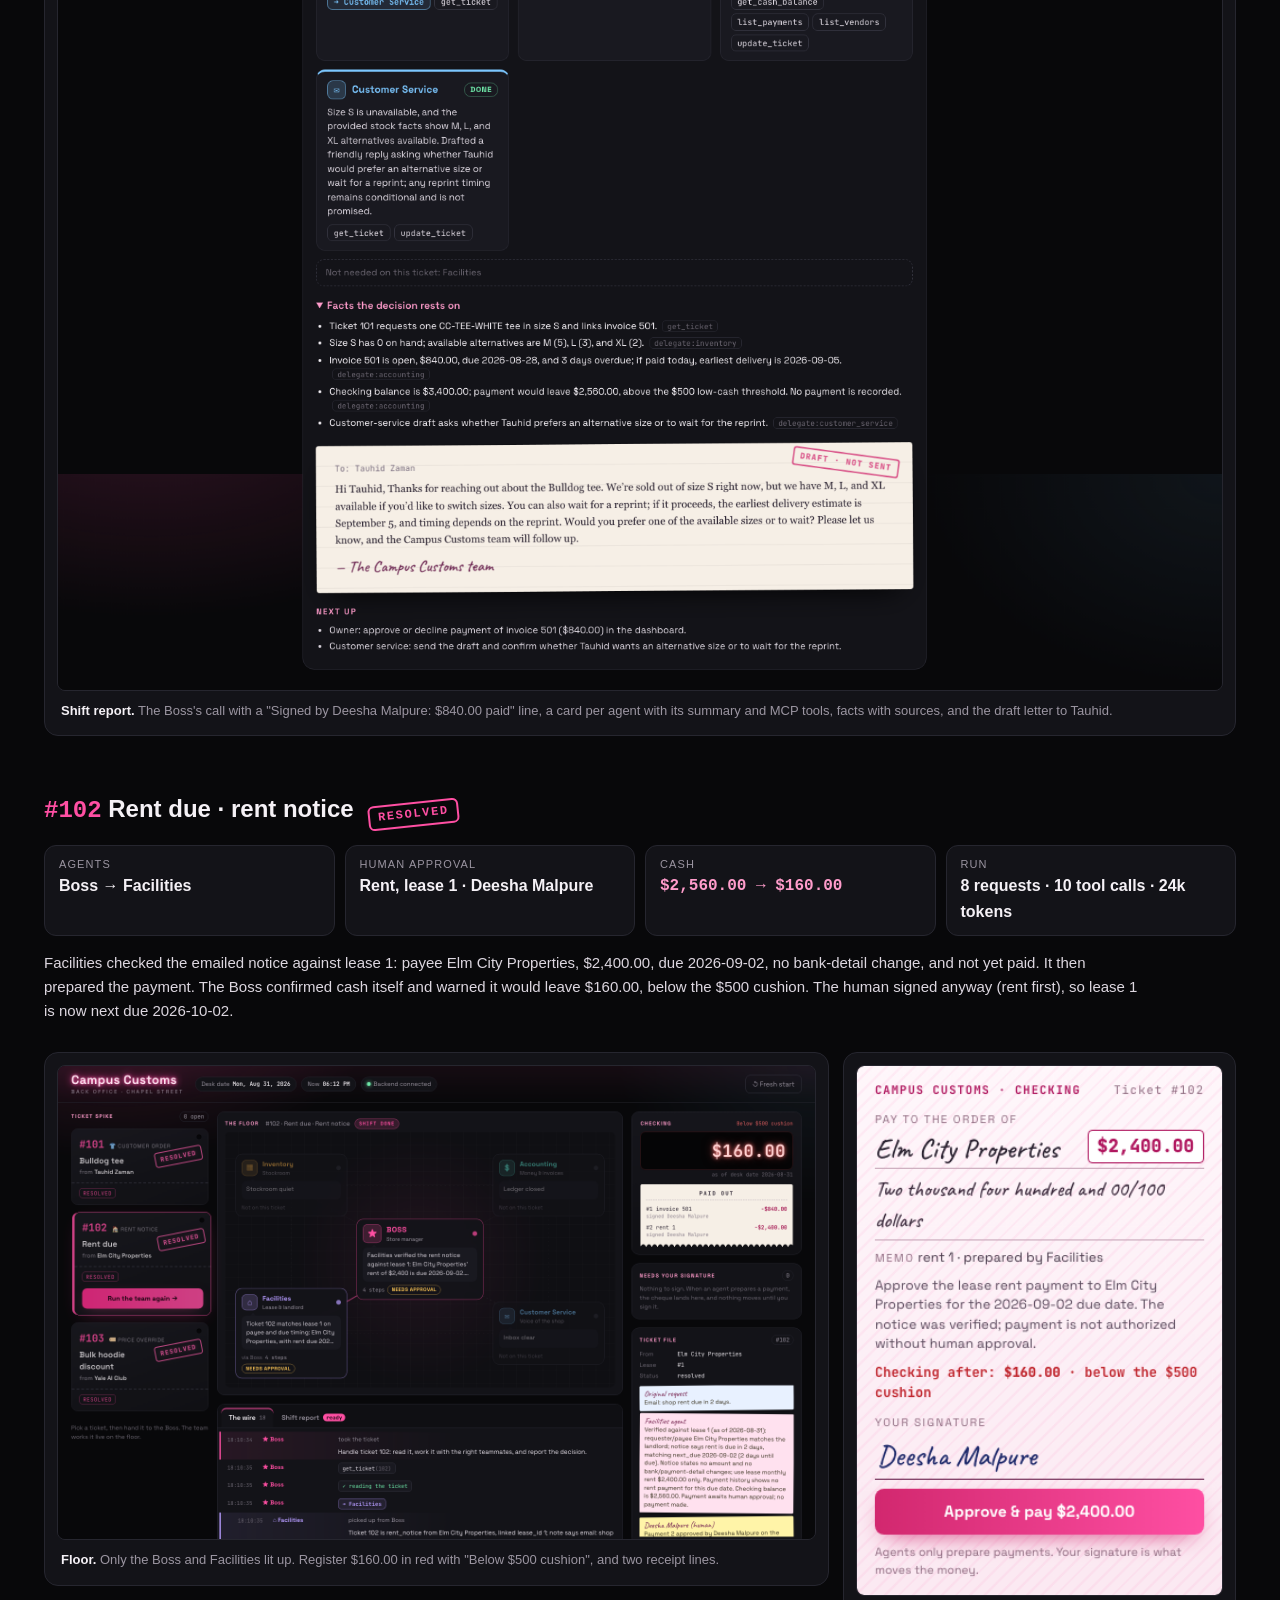
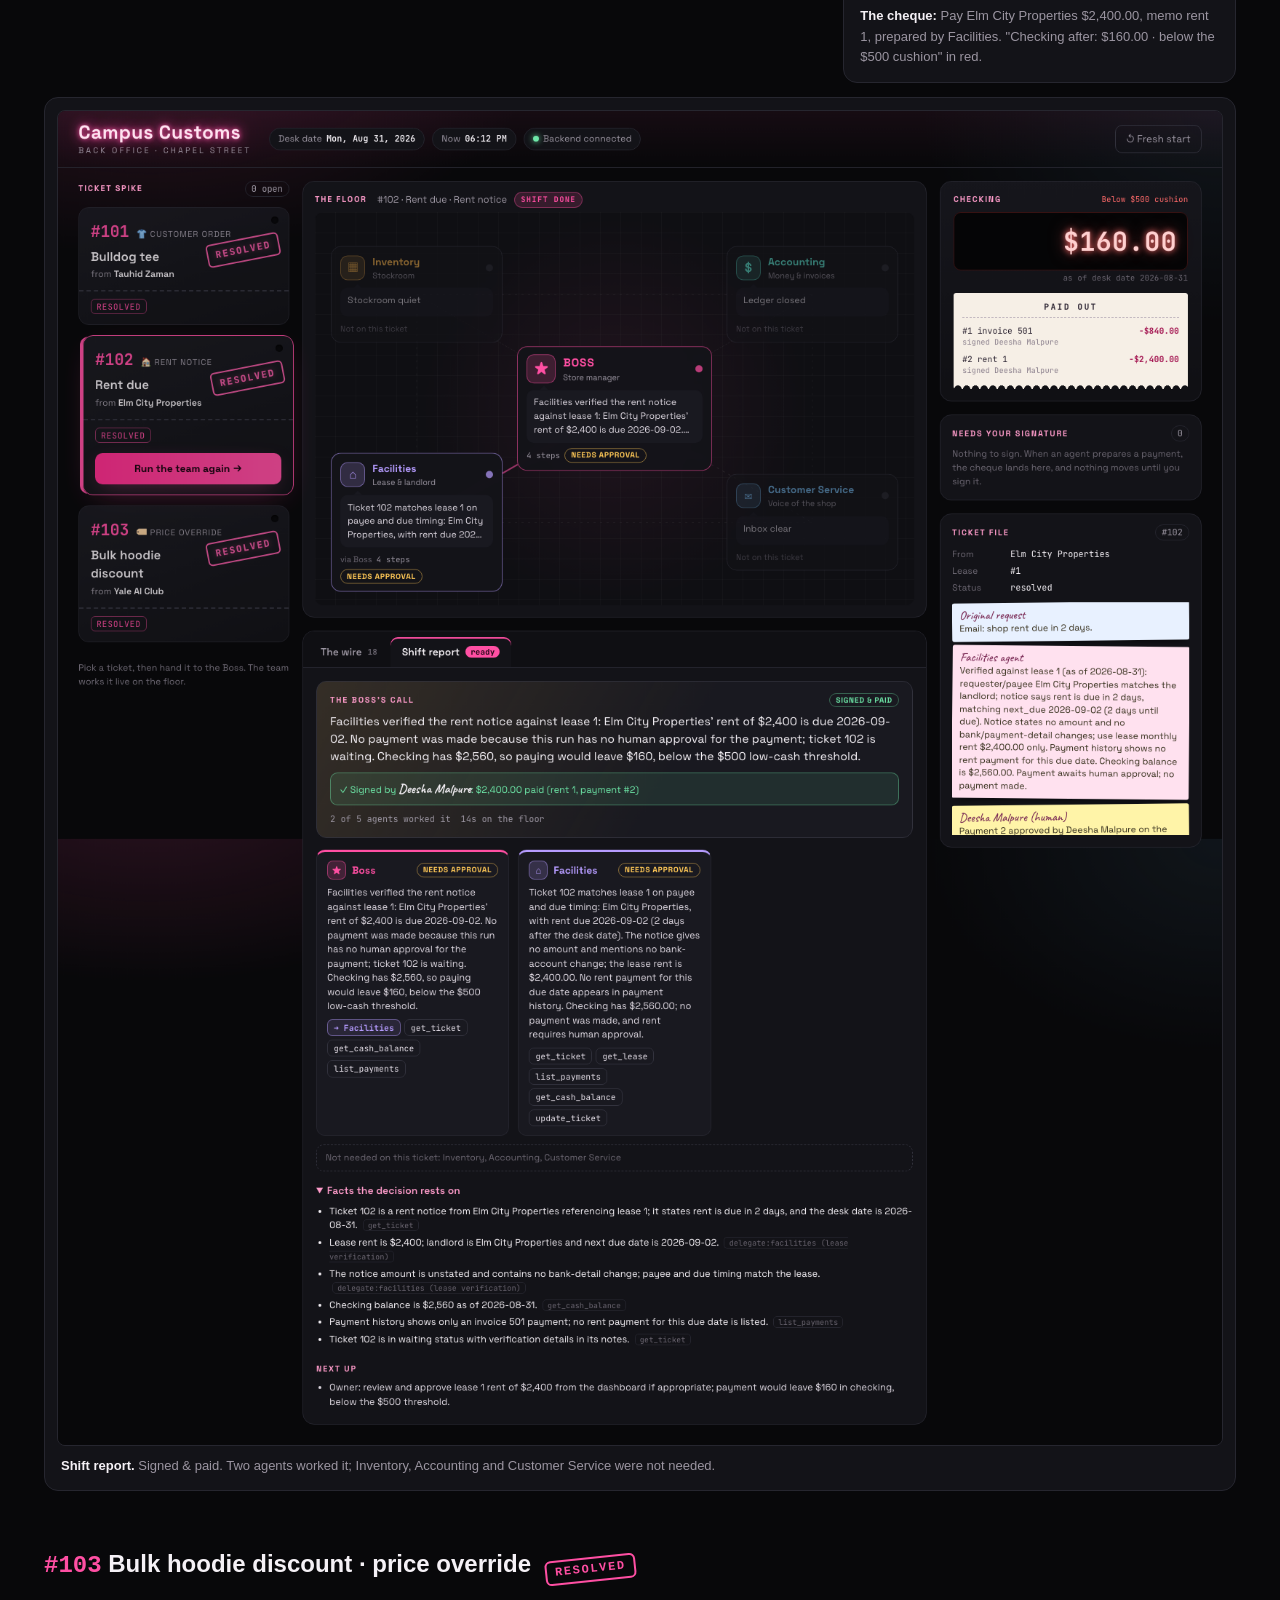
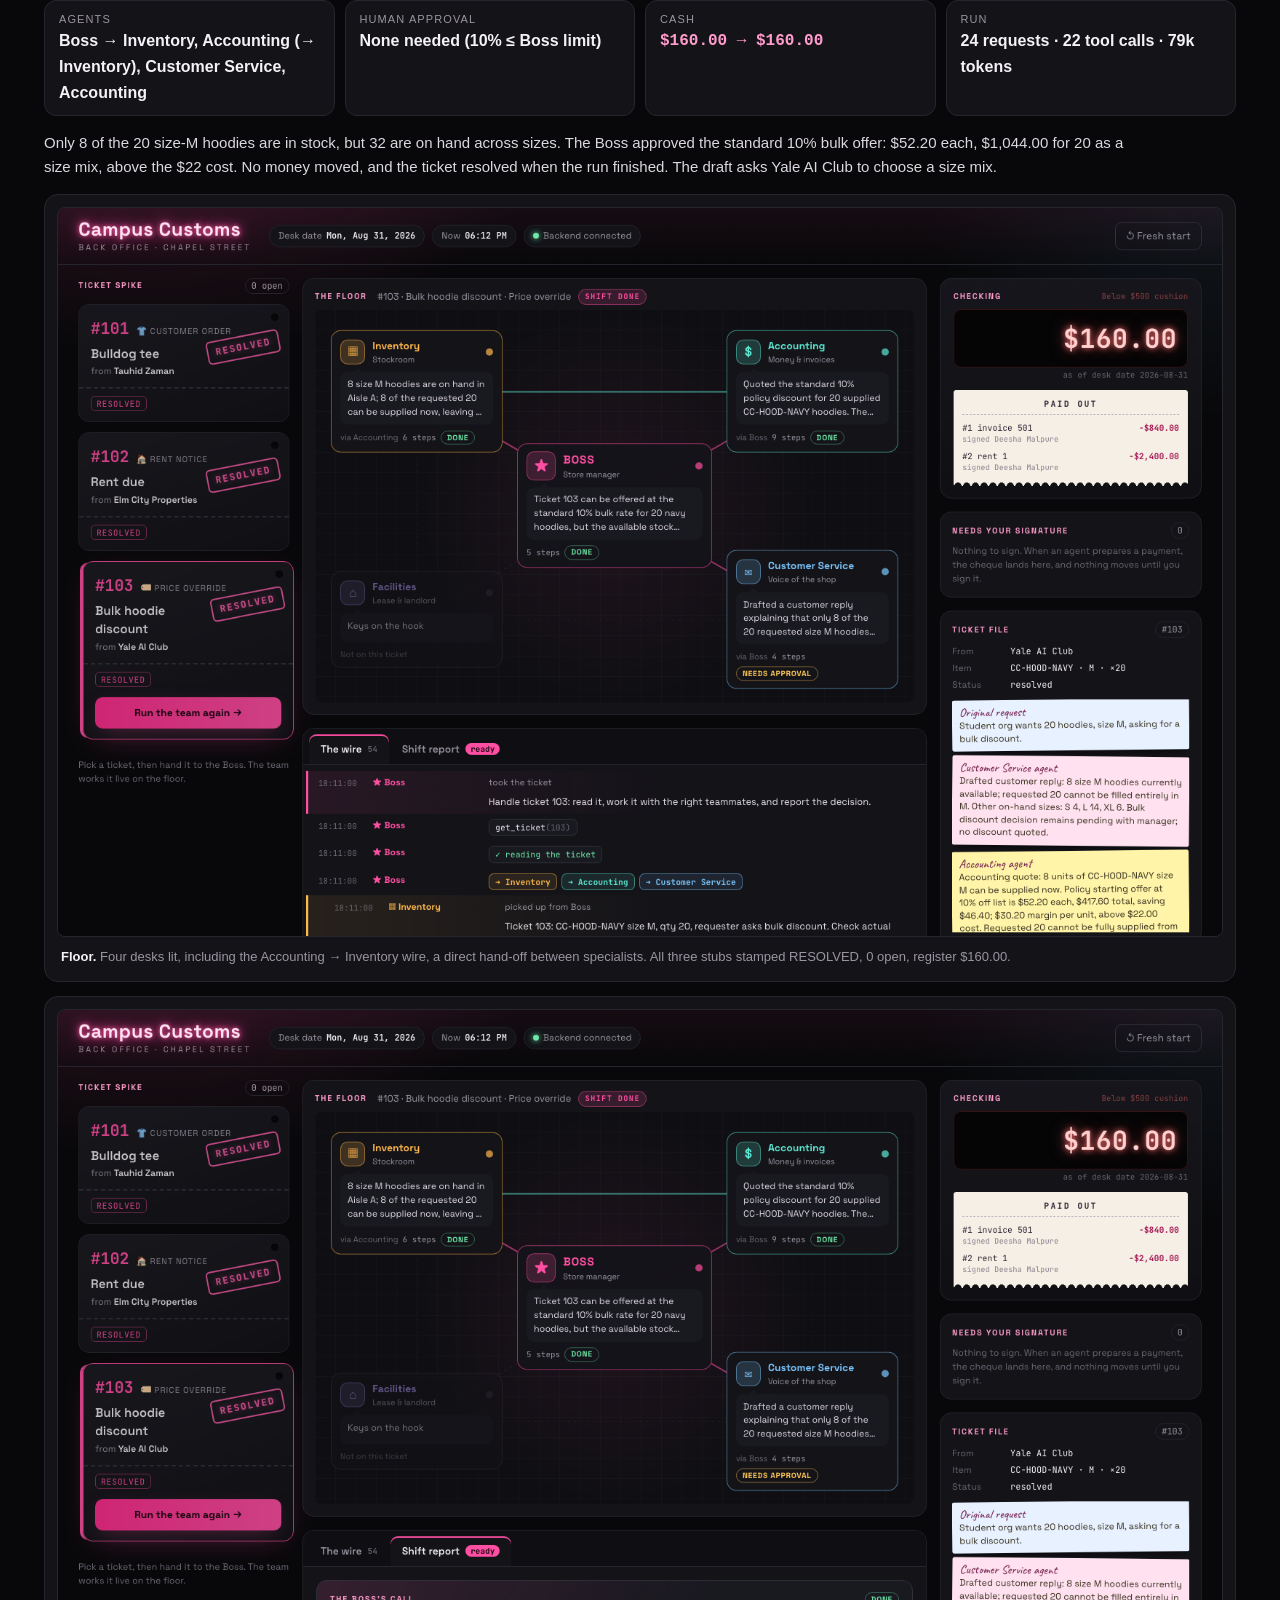
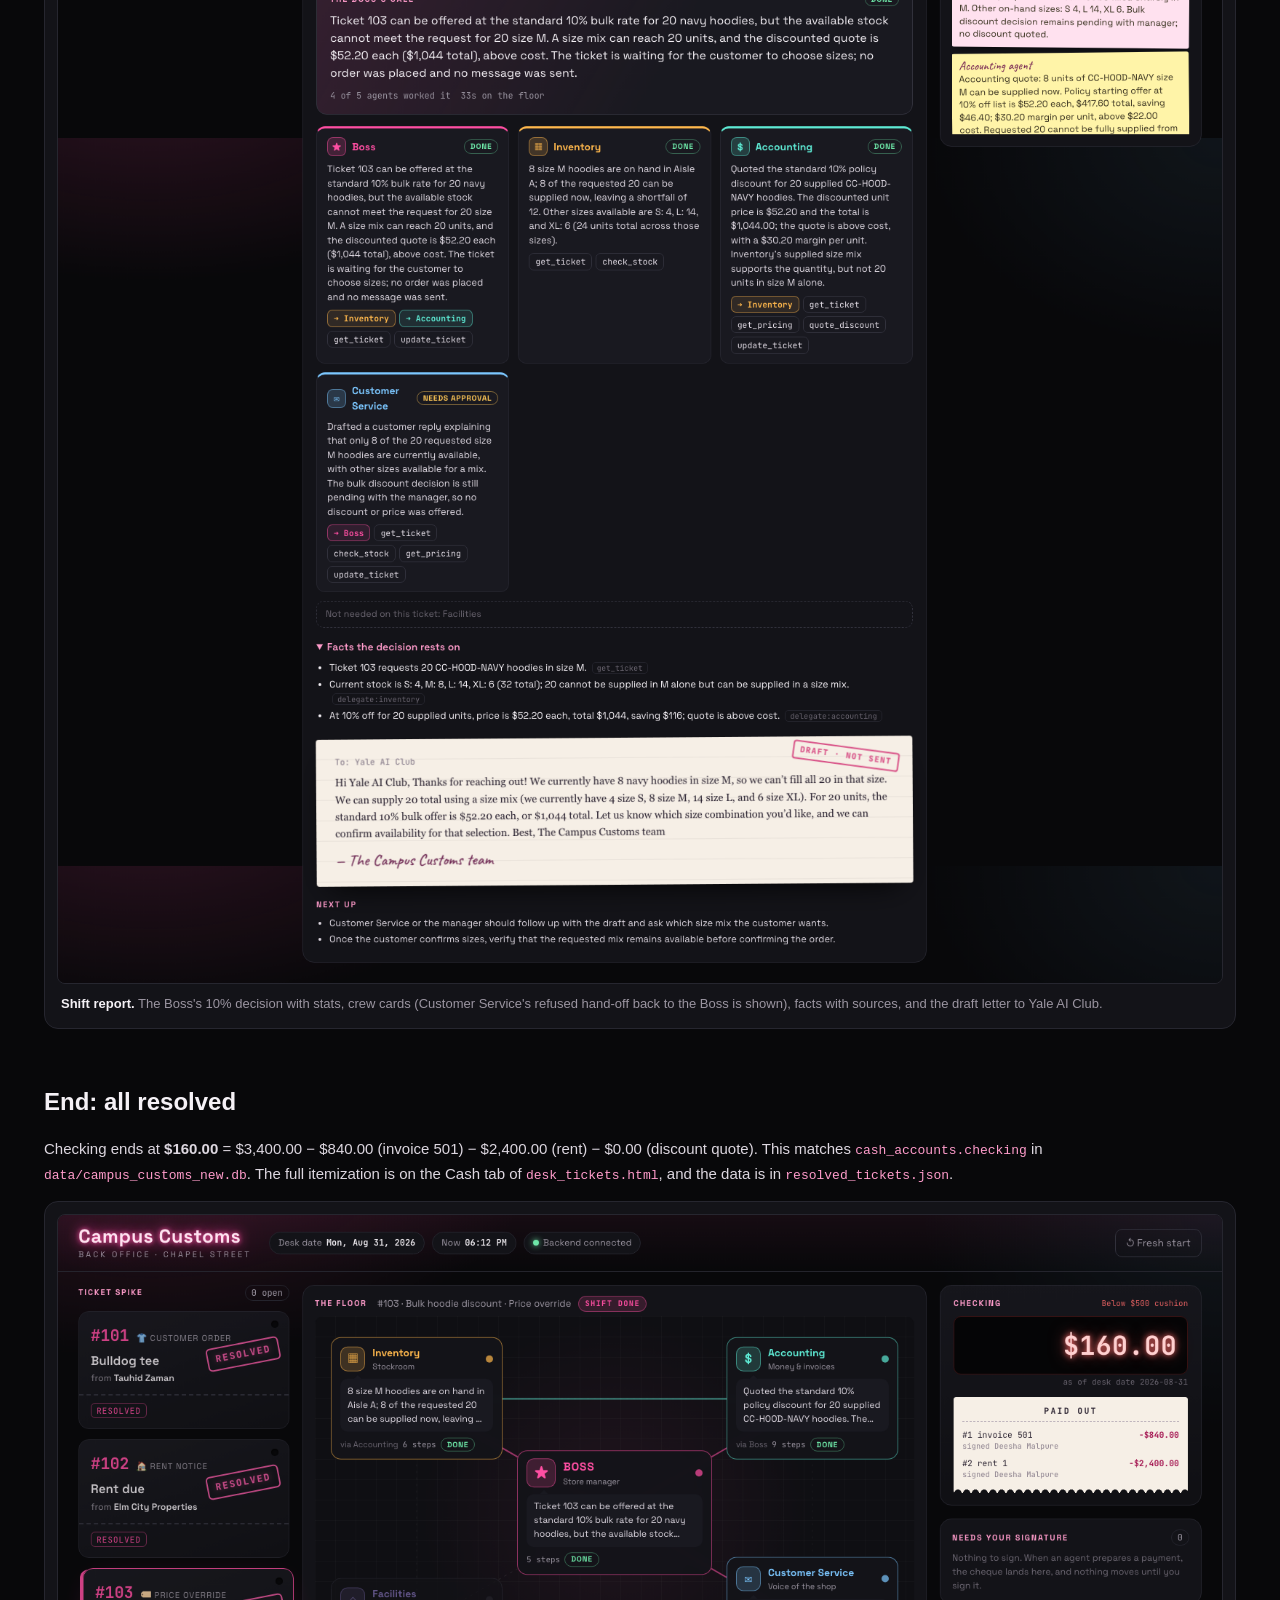
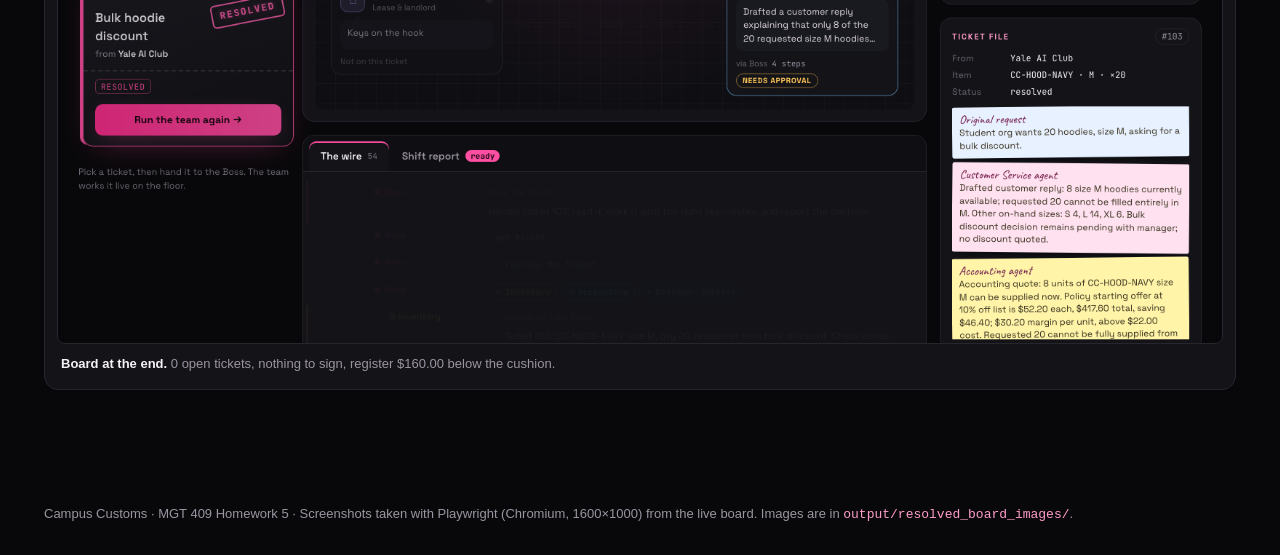
<file: output/resolved_board.html>
<!DOCTYPE html>
<html lang="en">
<head>
<meta charset="utf-8">
<meta name="viewport" content="width=device-width, initial-scale=1">
<title>Campus Customs: Resolved Board</title>
<style>
  :root { --bg:#08080a; --panel:#131318; --line:#26262f; --text:#f5f1f6; --muted:#9b95a1; --pink:#ff4fa3; --pink-soft:#ff9ccb; --ok:#6ee7a8; --warn:#ffc857; }
  * { box-sizing: border-box; }
  body { margin: 0; background: radial-gradient(1000px 500px at 10% -10%, rgba(255,79,163,.15), transparent 60%), var(--bg); color: var(--text);
         font: 15px/1.6 -apple-system, BlinkMacSystemFont, "Segoe UI", Inter, Roboto, sans-serif; }
  header { padding: 36px 44px 22px; border-bottom: 1px solid var(--line); }
  .eyebrow { color: var(--pink); font-weight: 700; letter-spacing: .14em; text-transform: uppercase; font-size: 12px; }
  h1 { margin: 6px 0; font-size: 30px; }
  header p { margin: 0; color: var(--muted); max-width: 980px; }
  .chips { display: flex; gap: 10px; flex-wrap: wrap; margin-top: 14px; }
  .chip { border: 1px solid var(--line); background: var(--panel); border-radius: 999px; padding: 3px 12px; font-size: 13px; color: var(--muted); }
  .chip b { color: var(--text); }
  nav { position: sticky; top: 0; z-index: 3; display: flex; gap: 8px; padding: 12px 44px; background: rgba(8,8,10,.92); backdrop-filter: blur(6px); border-bottom: 1px solid var(--line); }
  nav a { color: var(--muted); text-decoration: none; border: 1px solid var(--line); border-radius: 10px; padding: 6px 14px; font-weight: 600; }
  nav a:hover { color: var(--text); border-color: var(--pink); }
  main { padding: 26px 44px 60px; max-width: 1400px; }
  section { margin-bottom: 54px; scroll-margin-top: 70px; }
  .head { display: flex; align-items: baseline; gap: 14px; flex-wrap: wrap; }
  h2 { margin: 0; font-size: 24px; }
  .num { color: var(--pink); font-family: ui-monospace, Menlo, monospace; }
  .stamp { font-family: ui-monospace, Menlo, monospace; font-weight: 800; letter-spacing: .14em; text-transform: uppercase; font-size: 12px; color: var(--pink); border: 2px solid var(--pink); border-radius: 6px; padding: 1px 8px; transform: rotate(-6deg); display: inline-block; }
  .facts { display: grid; grid-template-columns: repeat(4, minmax(0,1fr)); gap: 10px; margin: 14px 0; }
  @media (max-width: 900px) { .facts { grid-template-columns: 1fr 1fr; } main, header, nav { padding-left: 16px; padding-right: 16px; } }
  .fact { background: var(--panel); border: 1px solid var(--line); border-radius: 12px; padding: 10px 14px; }
  .fact span { display: block; font-size: 11px; color: var(--muted); text-transform: uppercase; letter-spacing: .1em; }
  .fact b { font-size: 16px; }
  .fact b.money { font-family: ui-monospace, Menlo, monospace; color: var(--pink-soft); }
  .outcome { color: #ddd7e0; max-width: 1100px; }
  figure { margin: 14px 0 0; background: var(--panel); border: 1px solid var(--line); border-radius: 14px; padding: 12px; }
  figure img { width: 100%; display: block; border-radius: 8px; border: 1px solid var(--line); }
  figcaption { color: var(--muted); font-size: 13px; padding: 10px 4px 2px; }
  figcaption b { color: var(--text); }
  .pair { display: grid; grid-template-columns: 2fr 1fr; gap: 14px; align-items: start; }
  @media (max-width: 1000px) { .pair { grid-template-columns: 1fr; } }
  .note { color: var(--muted); font-size: 13px; }
  code { font-family: ui-monospace, Menlo, monospace; font-size: 13px; color: var(--pink-soft); }
  footer { color: var(--muted); font-size: 13px; padding: 0 44px 40px; }
</style>
</head>
<body>
<header>
  <div class="eyebrow">Campus Customs · Back-office desk · Problem 9</div>
  <h1>Resolved Board: all three tickets</h1>
  <p>Screenshots of the React dashboard (<code>frontend/</code>, <code>npm run dev</code>) taken in Chromium after the agent team resolved each ticket on a clean database. Each ticket shows the floor (who worked it), the shift report (what each agent did and the Boss's decision), and the cheque a human signed where money moved.</p>
  <p style="margin-top: 8px;"><b>Note:</b> These screenshots were captured during the graded Problem 9 run, before the dashboard was restyled to match the Homework 4 storefront (see <code>output/design.md</code>). The board's behavior and data are unchanged.</p>
  <div class="chips">
    <span class="chip">Reset on the board <b>2026-10-11 22:10:16 UTC</b></span>
    <span class="chip">Checking start <b>$3,400.00</b></span>
    <span class="chip">Checking end <b>$160.00</b></span>
    <span class="chip">Model <b>gpt-6-luna</b></span>
    <span class="chip">Human approver <b>Deesha Malpure</b></span>
  </div>
</header>

<nav>
  <a href="#start">Start</a>
  <a href="#t101">#101 Bulldog tee</a>
  <a href="#t102">#102 Rent due</a>
  <a href="#t103">#103 Bulk hoodies</a>
  <a href="#end">End</a>
</nav>

<main>
  <section id="start">
    <div class="head"><h2>Start: fresh database</h2></div>
    <p class="outcome">After clicking <b>Fresh start</b>, all three tickets are open, nothing has been paid, and checking reads $3,400.00.</p>
    <figure>
      <img src="resolved_board_images/00_start.png" alt="Board after reset: three open tickets, checking $3,400.00">
      <figcaption><b>Board at the start.</b> Three open stubs, an idle floor, the register at $3,400.00, nothing to sign.</figcaption>
    </figure>
  </section>

  <section id="t101">
    <div class="head"><h2><span class="num">#101</span> Bulldog tee · customer order</h2><span class="stamp">Resolved</span></div>
    <div class="facts">
      <div class="fact"><span>Agents</span><b>Boss → Inventory, Accounting, Customer Service</b></div>
      <div class="fact"><span>Human approval</span><b>Invoice 501 · Deesha Malpure</b></div>
      <div class="fact"><span>Cash</span><b class="money">$3,400.00 → $2,560.00</b></div>
      <div class="fact"><span>Run</span><b>14 requests · 15 tool calls · 45k tokens</b></div>
    </div>
    <p class="outcome">Size S is sold out (0 on hand), and its reprint was blocked by overdue invoice 501 from Bulldog Print Co. Accounting prepared the exact $840.00 payment, the human signed it on the board, and the invoice is now paid. Earliest reprint: 2026-09-05. Customer Service drafted a reply offering M/L/XL now or waiting.</p>
    <div class="pair">
      <figure>
        <img src="resolved_board_images/101_floor.png" alt="Ticket 101 floor after the run">
        <figcaption><b>Floor.</b> Boss in the center, wired to Inventory, Accounting and Customer Service. Facilities stayed idle. Stub stamped RESOLVED, register $2,560.00, receipt line "#1 invoice 501 −$840.00 signed Deesha Malpure".</figcaption>
      </figure>
      <figure>
        <img src="resolved_board_images/101_cheque.png" alt="Cheque for invoice 501">
        <figcaption><b>The cheque the agents prepared:</b> Pay Bulldog Print Co $840.00 (eight hundred forty and 00/100), memo invoice 501, prepared by Accounting.</figcaption>
      </figure>
    </div>
    <figure>
      <img src="resolved_board_images/101_resolved.png" alt="Ticket 101 shift report">
      <figcaption><b>Shift report.</b> The Boss's call with a "Signed by Deesha Malpure: $840.00 paid" line, a card per agent with its summary and MCP tools, facts with sources, and the draft letter to Tauhid.</figcaption>
    </figure>
  </section>

  <section id="t102">
    <div class="head"><h2><span class="num">#102</span> Rent due · rent notice</h2><span class="stamp">Resolved</span></div>
    <div class="facts">
      <div class="fact"><span>Agents</span><b>Boss → Facilities</b></div>
      <div class="fact"><span>Human approval</span><b>Rent, lease 1 · Deesha Malpure</b></div>
      <div class="fact"><span>Cash</span><b class="money">$2,560.00 → $160.00</b></div>
      <div class="fact"><span>Run</span><b>8 requests · 10 tool calls · 24k tokens</b></div>
    </div>
    <p class="outcome">Facilities checked the emailed notice against lease 1: payee Elm City Properties, $2,400.00, due 2026-09-02, no bank-detail change, and not yet paid. It then prepared the payment. The Boss confirmed cash itself and warned it would leave $160.00, below the $500 cushion. The human signed anyway (rent first), so lease 1 is now next due 2026-10-02.</p>
    <div class="pair">
      <figure>
        <img src="resolved_board_images/102_floor.png" alt="Ticket 102 floor after the run">
        <figcaption><b>Floor.</b> Only the Boss and Facilities lit up. Register $160.00 in red with "Below $500 cushion", and two receipt lines.</figcaption>
      </figure>
      <figure>
        <img src="resolved_board_images/102_cheque.png" alt="Cheque for rent">
        <figcaption><b>The cheque:</b> Pay Elm City Properties $2,400.00, memo rent 1, prepared by Facilities. "Checking after: $160.00 · below the $500 cushion" in red.</figcaption>
      </figure>
    </div>
    <figure>
      <img src="resolved_board_images/102_resolved.png" alt="Ticket 102 shift report">
      <figcaption><b>Shift report.</b> Signed &amp; paid. Two agents worked it; Inventory, Accounting and Customer Service were not needed.</figcaption>
    </figure>
  </section>

  <section id="t103">
    <div class="head"><h2><span class="num">#103</span> Bulk hoodie discount · price override</h2><span class="stamp">Resolved</span></div>
    <div class="facts">
      <div class="fact"><span>Agents</span><b>Boss → Inventory, Accounting (→ Inventory), Customer Service, Accounting</b></div>
      <div class="fact"><span>Human approval</span><b>None needed (10% ≤ Boss limit)</b></div>
      <div class="fact"><span>Cash</span><b class="money">$160.00 → $160.00</b></div>
      <div class="fact"><span>Run</span><b>24 requests · 22 tool calls · 79k tokens</b></div>
    </div>
    <p class="outcome">Only 8 of the 20 size-M hoodies are in stock, but 32 are on hand across sizes. The Boss approved the standard 10% bulk offer: $52.20 each, $1,044.00 for 20 as a size mix, above the $22 cost. No money moved, and the ticket resolved when the run finished. The draft asks Yale AI Club to choose a size mix.</p>
    <figure>
      <img src="resolved_board_images/103_floor.png" alt="Ticket 103 floor after the run">
      <figcaption><b>Floor.</b> Four desks lit, including the Accounting → Inventory wire, a direct hand-off between specialists. All three stubs stamped RESOLVED, 0 open, register $160.00.</figcaption>
    </figure>
    <figure>
      <img src="resolved_board_images/103_resolved.png" alt="Ticket 103 shift report">
      <figcaption><b>Shift report.</b> The Boss's 10% decision with stats, crew cards (Customer Service's refused hand-off back to the Boss is shown), facts with sources, and the draft letter to Yale AI Club.</figcaption>
    </figure>
  </section>

  <section id="end">
    <div class="head"><h2>End: all resolved</h2></div>
    <p class="outcome">Checking ends at <b>$160.00</b> = $3,400.00 − $840.00 (invoice 501) − $2,400.00 (rent) − $0.00 (discount quote). This matches <code>cash_accounts.checking</code> in <code>data/campus_customs_new.db</code>. The full itemization is on the Cash tab of <code>desk_tickets.html</code>, and the data is in <code>resolved_tickets.json</code>.</p>
    <figure>
      <img src="resolved_board_images/99_end.png" alt="Board at the end with all tickets resolved">
      <figcaption><b>Board at the end.</b> 0 open tickets, nothing to sign, register $160.00 below the cushion.</figcaption>
    </figure>
  </section>
</main>

<footer>Campus Customs · MGT 409 Homework 5 · Screenshots taken with Playwright (Chromium, 1600×1000) from the live board. Images are in <code>output/resolved_board_images/</code>.</footer>
</body>
</html>
</file>
